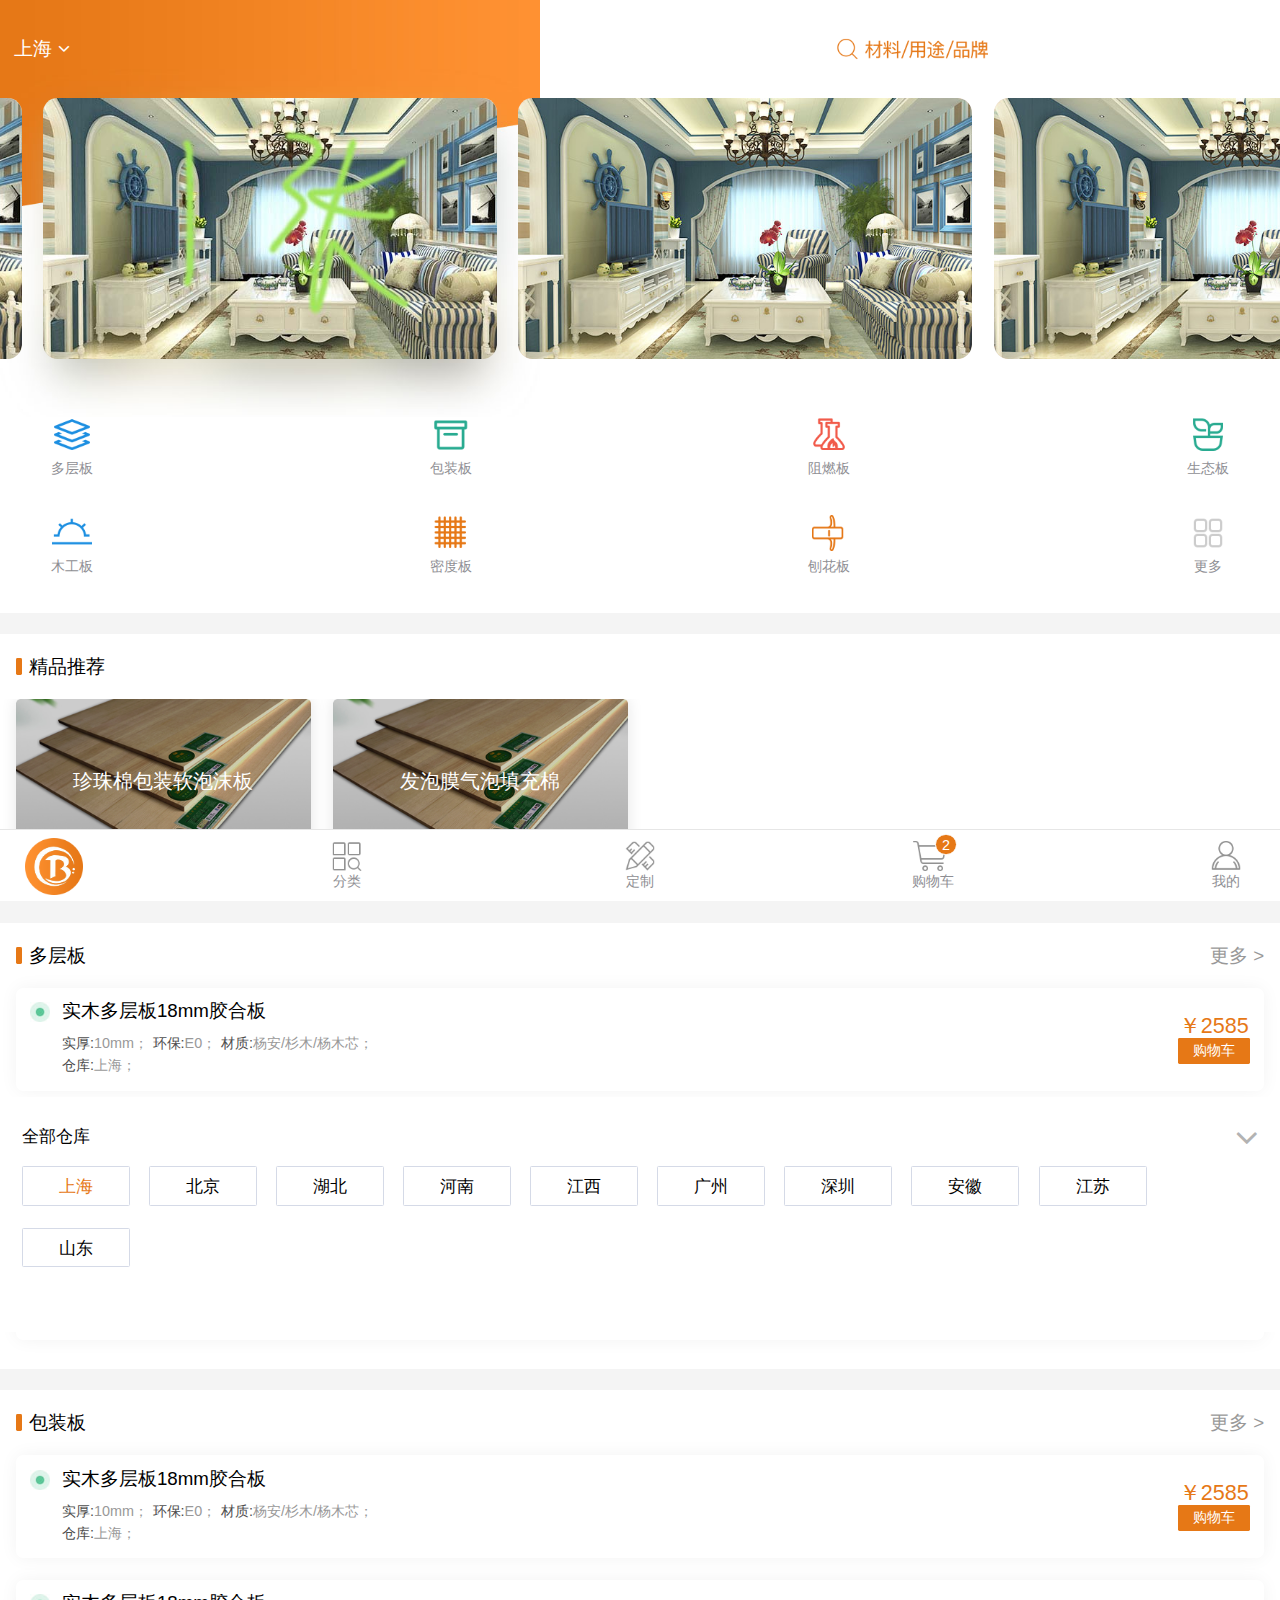
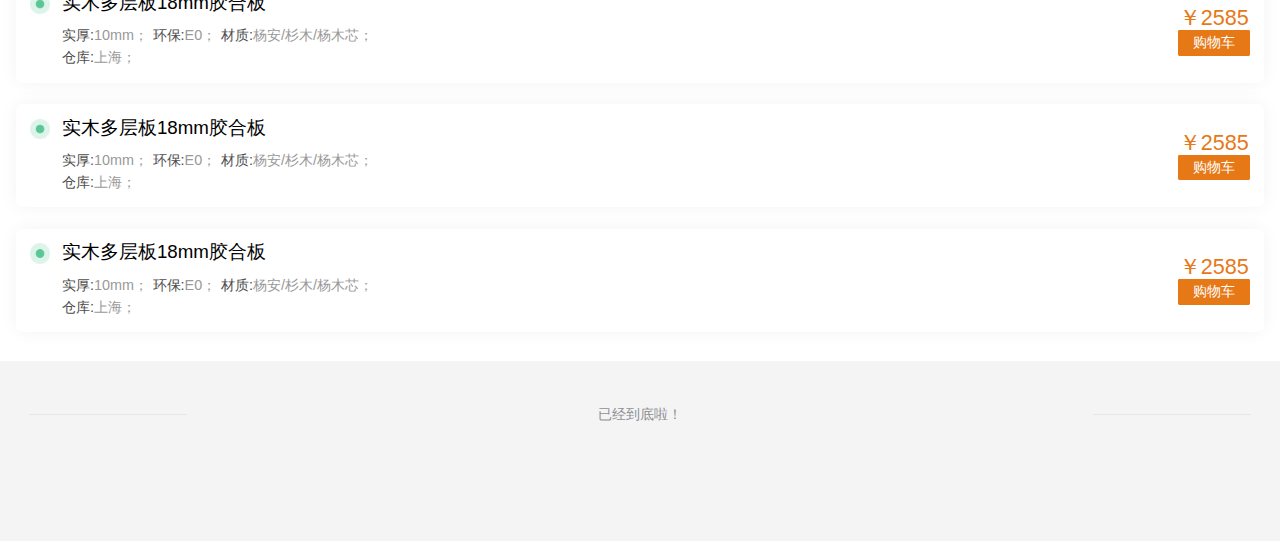
<file: index.html>
<!doctype html>
<html>
	<head>
		<meta charset="UTF-8">
		<title>首页</title>
		<meta name="viewport" content="width=device-width,initial-scale=1,minimum-scale=1,maximum-scale=1,user-scalable=no" />
		<link rel="stylesheet" type="text/css" href="css/reset.css" />
		<link rel="stylesheet" type="text/css" href="font-awesome/css/font-awesome.min.css" />
		<link href="css/mui.min.css" rel="stylesheet" />
		<link rel="stylesheet" href="css/style.css" />
		
		<script src="js/fontSize.js" type="text/javascript" charset="utf-8"></script>
		<script src="js/mui.min.js"></script>
		<script src="js/zepto.min.js" type="text/javascript" charset="utf-8"></script>
		<script src="js/zepto.fx.js" type="text/javascript" charset="utf-8"></script>
	</head>

	<body>
		<header class="flex head-index">
			<div><label>上海</label> <span class="fa fa-angle-down"></span></div>
			<input type="text" />
		</header>
		<div class="scroll-box">
			<div class="scroll-long">
				<img src="images/banner_01.jpg"/>
				<img src="images/banner_02.jpg"/>
				<img src="images/banner_02.jpg"/>
				<img src="images/banner_03.jpg"/>
			</div>
		</div>
		<article>
			<div class="index-nav flex">
				<a href="list.html">
					<img src="images/icon_03.png"/>
					<p>多层板</p> 
				</a>
				<a href="list.html">
					<img src="images/icon_05.png"/>
					<p>包装板</p>
				</a>
				<a href="list.html">
					<img src="images/icon_07.png"/>
					<p>阻燃板</p>
				</a>
				<a href="list.html">
					<img src="images/icon_09.png"/>
					<p>生态板</p>
				</a>
			</div>
			<div class="index-nav flex">
				<a href="list.html">
					<img src="images/icon_18.png"/>
					<p>木工板</p>
				</a>
				<a href="list.html">
					<img src="images/icon_16.png"/>
					<p>密度板</p>
				</a>
				<a href="list.html">
					<img src="images/icon_15.png"/>
					<p>刨花板</p>
				</a>
				<a href="list.html">
					<img src="images/icon_17.png"/>
					<p>更多</p>
				</a>
			</div>
			<div class="spacing"></div>
			<div class="title"><span><label></label>精品推荐</span></div>
			<section class="index-commend">
				<ul>
					<li>
						<a href="">
							<img src="images/indexCommend.png"/>
							<p>珍珠棉包装软泡沫板</p>
						</a>
					</li>
					<li>
						<a href="">
							<img src="images/indexCommend.png"/>
							<p>发泡膜气泡填充棉</p>
						</a>
					</li>
				</ul>
			</section>
			<div class="spacing"></div>
			<div class="title flex">
				<span><label></label>多层板</span>
				<a href="list.html">更多 &gt;</a>
			</div>
			<section class="index-board">
				<ul>
					<li class="flex">
						<div class="flex" style="align-items: flex-start;">
							<img src="images/li.jpg"/>
							<div style="width: 4.4rem;">
								<h3><a href="detail.html">实木多层板18mm胶合板</a></h3>
								<span>实厚:<label>10mm；</label></span>
								<span>环保:<label>E0；</label></span>
								<span>材质:<label>杨安/杉木/杨木芯；</label></span>
								<span>仓库:<label>上海；</label></span>
							</div>
						</div>
						<div style="width: 1rem;text-align: center;">
							<label class="index-price">￥2585</label>
							<button>购物车</button>
						</div>
					</li>
					<li class="flex">
						<div class="flex" style="align-items: flex-start;">
							<img src="images/li.jpg"/>
							<div style="width: 4.4rem;">
								<h3><a href="detail.html">实木多层板18mm胶合板</a></h3>
								<span>实厚:<label>10mm；</label></span>
								<span>环保:<label>E0；</label></span>
								<span>材质:<label>杨安/杉木/杨木芯；</label></span>
								<span>仓库:<label>上海；</label></span>
							</div>
						</div>
						<div style="width: 1rem;text-align: center;">
							<label class="index-price">￥2585</label>
							<button>购物车</button>
						</div>
					</li>
					<li class="flex">
						<div class="flex" style="align-items: flex-start;">
							<img src="images/li.jpg"/>
							<div style="width: 4.4rem;">
								<h3><a href="detail.html">实木多层板18mm胶合板</a></h3>
								<span>实厚:<label>10mm；</label></span>
								<span>环保:<label>E0；</label></span>
								<span>材质:<label>杨安/杉木/杨木芯；</label></span>
								<span>仓库:<label>上海；</label></span>
							</div>
						</div>
						<div style="width: 1rem;text-align: center;">
							<label class="index-price">￥2585</label>
							<button>购物车</button>
						</div>
					</li>
				</ul>
			</section>
			<div class="spacing"></div>
			<div class="title flex">
				<span><label></label>包装板</span>
				<a href="list.html">更多 &gt;</a>
			</div>
			<section class="index-board">
				<ul>
					<li class="flex">
						<div class="flex" style="align-items: flex-start;">
							<img src="images/li.jpg"/>
							<div style="width: 4.4rem;">
								<h3><a href="detail.html">实木多层板18mm胶合板</a></h3>
								<span>实厚:<label>10mm；</label></span>
								<span>环保:<label>E0；</label></span>
								<span>材质:<label>杨安/杉木/杨木芯；</label></span>
								<span>仓库:<label>上海；</label></span>
							</div>
						</div>
						<div style="width: 1rem;text-align: center;">
							<label class="index-price">￥2585</label>
							<button>购物车</button>
						</div>
					</li>
					<li class="flex">
						<div class="flex" style="align-items: flex-start;">
							<img src="images/li.jpg"/>
							<div style="width: 4.4rem;">
								<h3><a href="detail.html">实木多层板18mm胶合板</a></h3>
								<span>实厚:<label>10mm；</label></span>
								<span>环保:<label>E0；</label></span>
								<span>材质:<label>杨安/杉木/杨木芯；</label></span>
								<span>仓库:<label>上海；</label></span>
							</div>
						</div>
						<div style="width: 1rem;text-align: center;">
							<label class="index-price">￥2585</label>
							<button>购物车</button>
						</div>
					</li>
					<li class="flex">
						<div class="flex" style="align-items: flex-start;">
							<img src="images/li.jpg"/>
							<div style="width: 4.4rem;">
								<h3><a href="detail.html">实木多层板18mm胶合板</a></h3>
								<span>实厚:<label>10mm；</label></span>
								<span>环保:<label>E0；</label></span>
								<span>材质:<label>杨安/杉木/杨木芯；</label></span>
								<span>仓库:<label>上海；</label></span>
							</div>
						</div>
						<div style="width: 1rem;text-align: center;">
							<label class="index-price">￥2585</label>
							<button>购物车</button>
						</div>
					</li>
					<li class="flex">
						<div class="flex" style="align-items: flex-start;">
							<img src="images/li.jpg"/>
							<div style="width: 4.4rem;">
								<h3><a href="detail.html">实木多层板18mm胶合板</a></h3>
								<span>实厚:<label>10mm；</label></span>
								<span>环保:<label>E0；</label></span>
								<span>材质:<label>杨安/杉木/杨木芯；</label></span>
								<span>仓库:<label>上海；</label></span>
							</div>
						</div>
						<div style="width: 1rem;text-align: center;">
							<label class="index-price">￥2585</label>
							<button>购物车</button>
						</div>
					</li>
				</ul>
			</section>
		</article>
		<section class="arrive-bottom flex">
			<div></div>
			<p>已经到底啦！</p>
			<div></div>
		</section>
		<div class="bottom-spacing" style="background: #f4f4f4;"></div>
		<nav class="nav-bottom flex">
			<a href="index.html">
				<img src="images/icon_24.png" class="indexIcon"/>
			</a>
			<a href="classify.html">
				<img src="images/icon3.png" class="choose1"/>
				<img src="images/icon4.png" class="choose2"/>
				<p>分类</p>
			</a>
			<a href="order.html">
				<img src="images/icon5.png" class="choose1"/>
				<img src="images/icon6.png" class="choose2"/>
				<p>定制</p>
			</a>
			<a href="shoppingCart.html" class="shoppong-icon">
				<img src="images/icon7.png" class="choose1"/>
				<img src="images/icon8.png" class="choose2"/>
				<p>购物车</p>
				<span>2</span>
			</a>
			<a href="people.html">
				<img src="images/icon9.png" class="choose1"/>
				<img src="images/icon10.png" class="choose2"/>
				<p>我的</p>
			</a>
		</nav>
		<div class="meng"></div>
		<div class="warehouse">
			<div class="flex">
				<p>全部仓库</p>
				<span class="fa fa-angle-down"></span>
			</div>
			<ul>
				<li class="active">上海</li>
				<li>北京</li>
				<li>湖北</li>
				<li>河南</li>
				<li>江西</li>
				<li>广州</li>
				<li>深圳</li>
				<li>安徽</li>
				<li>江苏</li>
				<li>山东</li>
			</ul>
		</div>
		<script type="text/javascript" src="js/main.js"></script>
	</body>

</html>
</file>
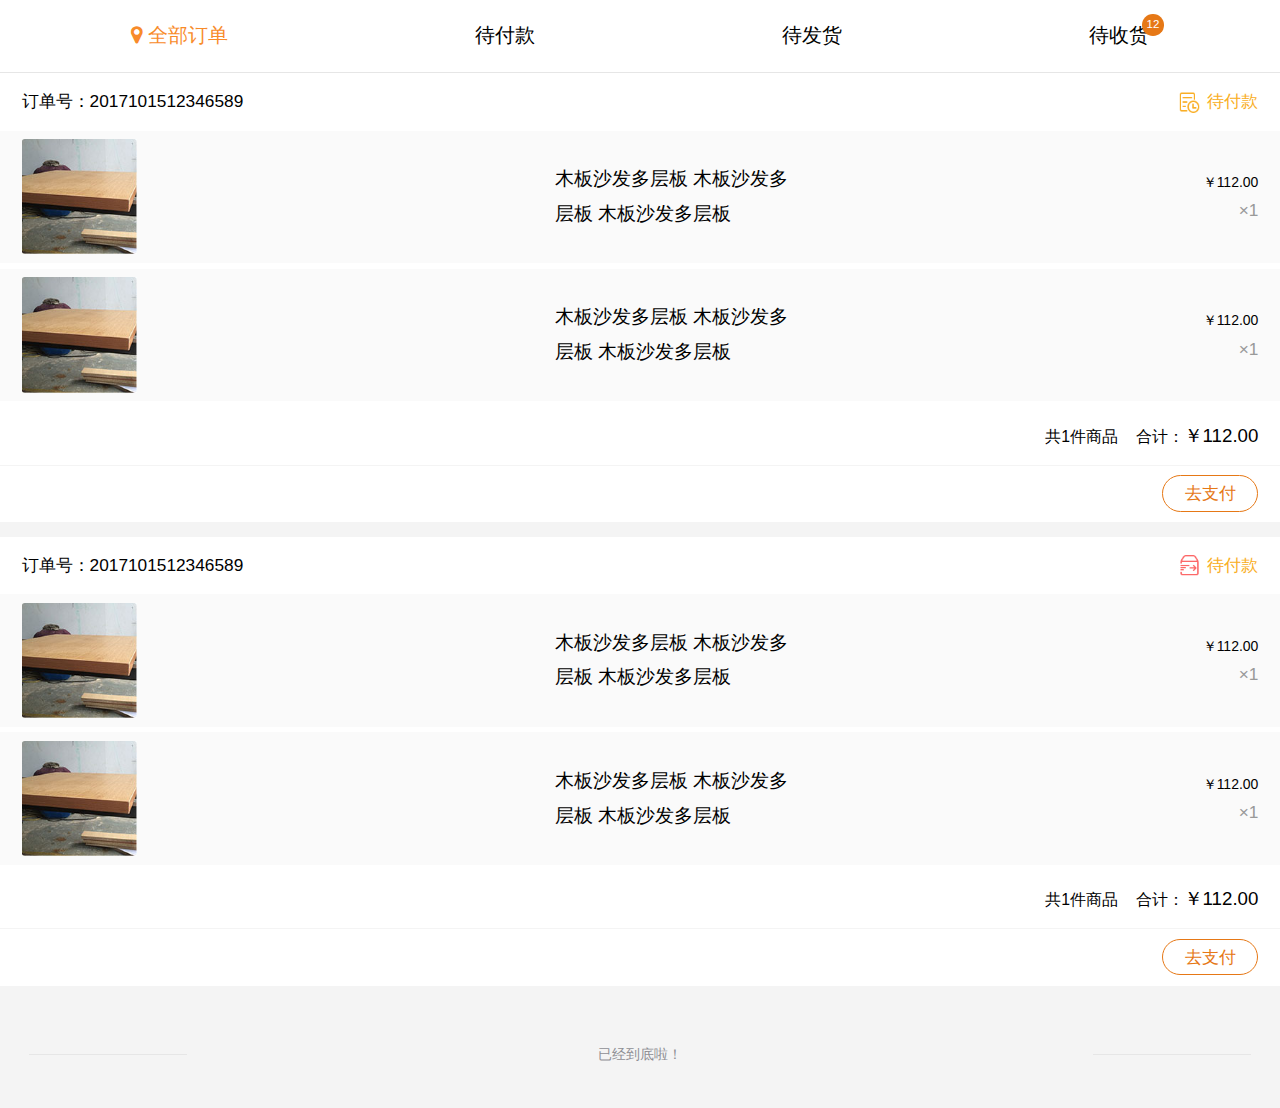
<file: allorder.html>
<!doctype html>
<html>
	<head>
		<meta charset="UTF-8">
		<title>我的订单</title>
		<meta name="viewport" content="width=device-width,initial-scale=1,minimum-scale=1,maximum-scale=1,user-scalable=no" />
		<link rel="stylesheet" type="text/css" href="css/reset.css" />
		<link rel="stylesheet" type="text/css" href="font-awesome/css/font-awesome.min.css" />
		<link href="css/mui.min.css" rel="stylesheet" />
		<link rel="stylesheet" href="css/style.css" />
		
		<script src="js/fontSize.js" type="text/javascript" charset="utf-8"></script>
		<script src="js/mui.min.js"></script>
		<script src="js/zepto.min.js" type="text/javascript" charset="utf-8"></script>
		<script src="js/zepto.fx.js" type="text/javascript" charset="utf-8"></script>
	</head>

	<body style="background: #f4f4f4;">
		<section class="all-order">
			<div class="tab flexa">
				<div class="active">
					<span class="fa fa-map-marker"></span>
					全部订单
				</div>
				<div>
					<span class="fa fa-map-marker"></span>
					待付款
				</div>
				<div>
					<span class="fa fa-map-marker"></span>
					待发货
				</div>
				<div>
					<span class="fa fa-map-marker"></span>
					待收货
					<label>12</label>
				</div>
			</div>
			<hr />
			<div class="order-list">
				<div class="flex" style="height: .8rem;padding: 0 .3rem;">
					<span>订单号：2017101512346589</span>
					<div class="order-status flex">
						<img src="images/status1.png"/>
						待付款
					</div>
				</div>
				<ul>
					<li class="flex">
						<img src="images/shopping_03.jpg"/>
						<h3>木板沙发多层板 木板沙发多层板 木板沙发多层板</h3>
						<div>
							<p>￥112.00</p>
							<span>&times;1</span>
						</div>
					</li>
					<li class="flex">
						<img src="images/shopping_03.jpg"/>
						<h3>木板沙发多层板 木板沙发多层板 木板沙发多层板</h3>
						<div>
							<p>￥112.00</p>
							<span>&times;1</span>
						</div>
					</li>
				</ul>
				<div class="flex all-subtotal">
					<span></span>
					<span>共1件商品 &nbsp;&nbsp; 合计：<label>￥112.00</label></span>
				</div>
				<div class="order-operation">
					<a href="">去支付</a>
				</div>
			</div>
			<div class="order-list">
				<div class="flex" style="height: .8rem;padding: 0 .3rem;">
					<span>订单号：2017101512346589</span>
					<div class="order-status flex">
						<img src="images/status2.png"/>
						待付款
					</div>
				</div>
				<ul>
					<li class="flex">
						<img src="images/shopping_03.jpg"/>
						<h3>木板沙发多层板 木板沙发多层板 木板沙发多层板</h3>
						<div>
							<p>￥112.00</p>
							<span>&times;1</span>
						</div>
					</li>
					<li class="flex">
						<img src="images/shopping_03.jpg"/>
						<h3>木板沙发多层板 木板沙发多层板 木板沙发多层板</h3>
						<div>
							<p>￥112.00</p>
							<span>&times;1</span>
						</div>
					</li>
				</ul>
				<div class="flex all-subtotal">
					<span></span>
					<span>共1件商品 &nbsp;&nbsp; 合计：<label>￥112.00</label></span>
				</div>
				<div class="order-operation">
					<a href="">去支付</a>
				</div>
			</div>
			
		</section>
		<section class="arrive-bottom flex">
			<div></div>
			<p>已经到底啦！</p>
			<div></div>
		</section>
		<script type="text/javascript" src="js/main.js"></script>
	</body>

</html>
</file>
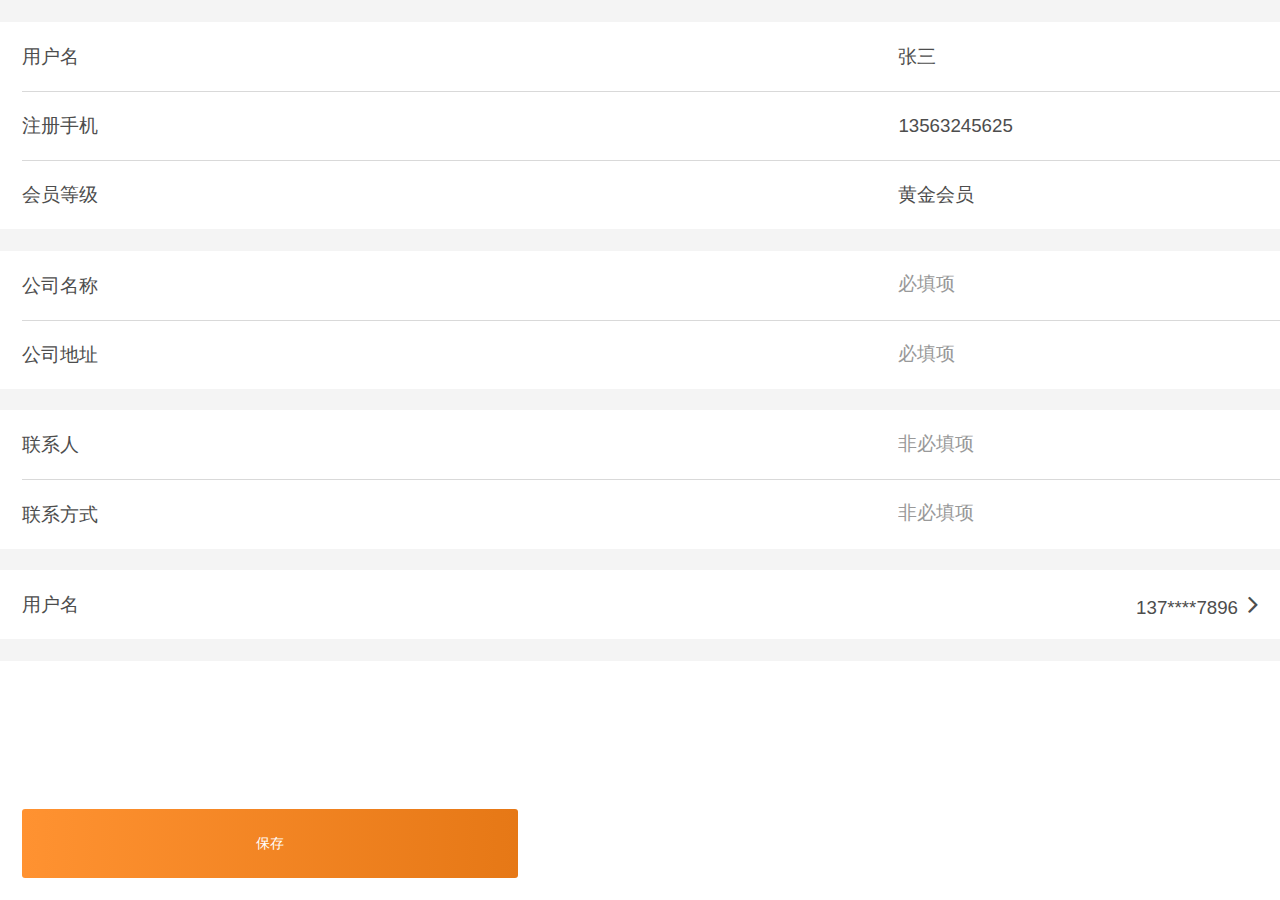
<file: baseInfo.html>
<!doctype html>
<html>
	<head>
		<meta charset="UTF-8">
		<title>基本信息</title>
		<meta name="viewport" content="width=device-width,initial-scale=1,minimum-scale=1,maximum-scale=1,user-scalable=no" />
		<link rel="stylesheet" type="text/css" href="css/reset.css" />
		<link rel="stylesheet" type="text/css" href="font-awesome/css/font-awesome.min.css" />
		<link href="css/mui.min.css" rel="stylesheet" />
		<link rel="stylesheet" href="css/style.css" />
		
		<script src="js/fontSize.js" type="text/javascript" charset="utf-8"></script>
		<script src="js/mui.min.js"></script>
		<script src="js/zepto.min.js" type="text/javascript" charset="utf-8"></script>
		<script src="js/zepto.fx.js" type="text/javascript" charset="utf-8"></script>
	</head>

	<body>
		<div class="spacing"></div>
		<ul class="baseInfo">
			<li>
				<span>用户名</span>
				<div>张三</div>
			</li>
			<li>
				<span>注册手机</span>
				<div>13563245625</div>
			</li>
			<li>
				<span>会员等级</span>
				<div>黄金会员</div>
			</li>
		</ul>
		<div class="spacing"></div>
		<ul class="baseInfo">
			<li>
				<span>公司名称</span>
				<input type="text" name="" id="" value="" placeholder="必填项" required />
			</li>
			<li>
				<span>公司地址</span>
				<input type="text" name="" id="" value="" placeholder="必填项" required />
			</li>
		</ul>
		<div class="spacing"></div>
		<ul class="baseInfo">
			<li>
				<span>联系人</span>
				<input type="text" name="" id="" value="" placeholder="非必填项" />
			</li>
			<li>
				<span>联系方式</span>
				<input type="text" name="" id="" value="" placeholder="非必填项" />
			</li>
		</ul>
		<div class="spacing"></div>
		<ul class="baseInfo">
			<li>
				<span>用户名</span>
				<a href="">137****7896 &nbsp;<span class="fa fa-angle-right"></span></a>
			</li>
		</ul>
		<div class="spacing"></div>
		<button class="pay-btn">保存</button>
		<script type="text/javascript" src="js/main.js"></script>
	</body>

</html>
</file>
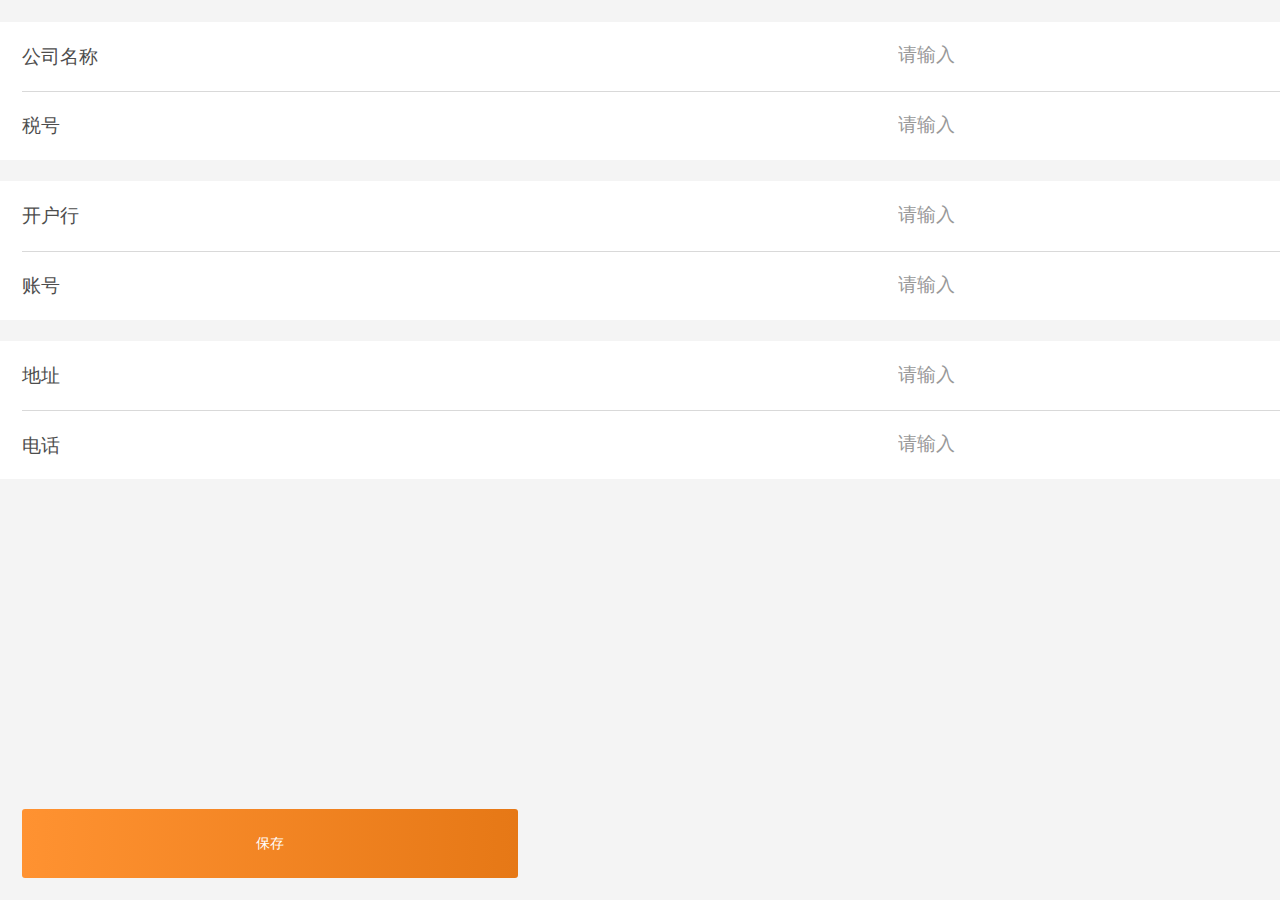
<file: billing.html>
<!doctype html>
<html>
	<head>
		<meta charset="UTF-8">
		<title>管理开票资料</title>
		<meta name="viewport" content="width=device-width,initial-scale=1,minimum-scale=1,maximum-scale=1,user-scalable=no" />
		<link rel="stylesheet" type="text/css" href="css/reset.css" />
		<link rel="stylesheet" type="text/css" href="font-awesome/css/font-awesome.min.css" />
		<link href="css/mui.min.css" rel="stylesheet" />
		<link rel="stylesheet" href="css/style.css" />
		
		<script src="js/fontSize.js" type="text/javascript" charset="utf-8"></script>
		<script src="js/mui.min.js"></script>
		<script src="js/zepto.min.js" type="text/javascript" charset="utf-8"></script>
		<script src="js/zepto.fx.js" type="text/javascript" charset="utf-8"></script>
	</head>

	<body style="background: #f4f4f4;">
		<div class="spacing"></div>
		<ul class="baseInfo">
			<li>
				<span>公司名称</span>
				<input type="text" name="" id="" value="" placeholder="请输入" required />
			</li>
			<li>
				<span>税号</span>
				<input type="text" name="" id="" value="" placeholder="请输入" required />
			</li>
		</ul>
		<div class="spacing"></div>
		<ul class="baseInfo">
			<li>
				<span>开户行</span>
				<input type="text" name="" id="" value="" placeholder="请输入" />
			</li>
			<li>
				<span>账号</span>
				<input type="text" name="" id="" value="" placeholder="请输入" />
			</li>
		</ul>
		<div class="spacing"></div>
		<ul class="baseInfo">
			<li>
				<span>地址</span>
				<input type="text" name="" id="" value="" placeholder="请输入" />
			</li>
			<li>
				<span>电话</span>
				<input type="text" name="" id="" value="" placeholder="请输入" />
			</li>
		</ul>
		<div class="spacing"></div>
		<button class="pay-btn">保存</button>
		<script type="text/javascript" src="js/main.js"></script>
	</body>

</html>
</file>
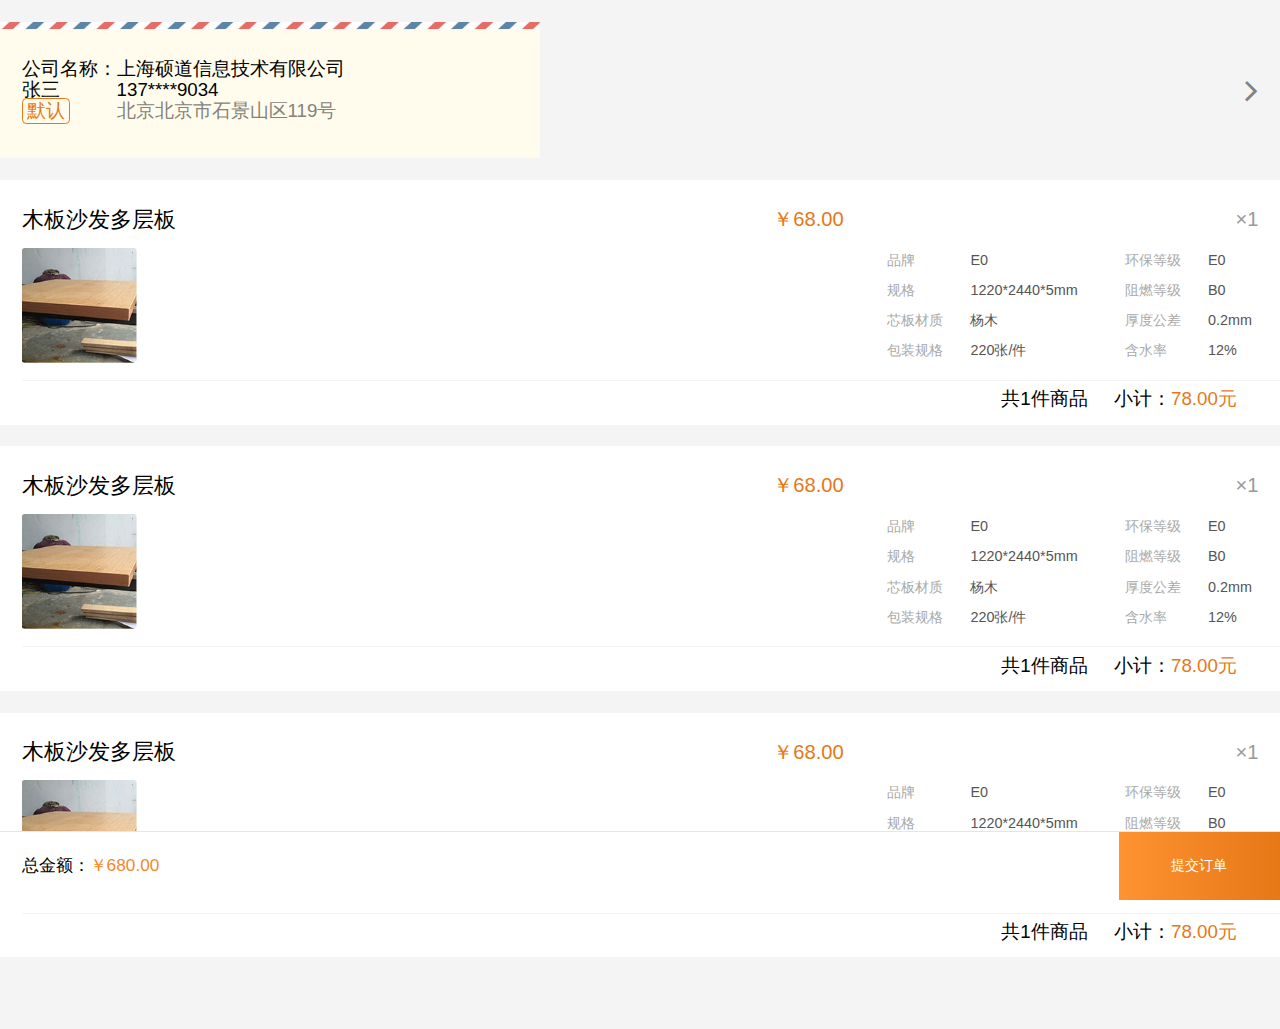
<file: buySub.html>
<!doctype html>
<html>
	<head>
		<meta charset="UTF-8">
		<title>确认购买</title>
		<meta name="viewport" content="width=device-width,initial-scale=1,minimum-scale=1,maximum-scale=1,user-scalable=no" />
		<link rel="stylesheet" type="text/css" href="css/reset.css" />
		<link rel="stylesheet" type="text/css" href="font-awesome/css/font-awesome.min.css" />
		<link href="css/mui.min.css" rel="stylesheet" />
		<link rel="stylesheet" href="css/style.css" />
		
		<script src="js/fontSize.js" type="text/javascript" charset="utf-8"></script>
		<script src="js/mui.min.js"></script>
		<script src="js/zepto.min.js" type="text/javascript" charset="utf-8"></script>
		<script src="js/zepto.fx.js" type="text/javascript" charset="utf-8"></script>
	</head>

	<body style="background: #f4f4f4;">
		<article>
			<div class="spacing"></div>
			<section class="flex buy-sub-address">
				<table border="0">
					<tr>
						<td>公司名称：</td>
						<td>上海硕道信息技术有限公司</td>
					</tr>
					<tr>
						<td>张三</td>
						<td>137****9034</td>
					</tr>
					<tr>
						<td><span>默认</span></td>
						<td style="color: #84827b;">北京北京市石景山区119号</td>
					</tr>
				</table>
				<a href="" class="fa fa-angle-right"></a>
			</section>
			<div class="shopping-list buy-sub" >
				<div class="spacing"></div>
				<div class="flex tit">
					<h3>木板沙发多层板</h3>
					<span style="color: #e67816;">￥68.00</span>
					<span style="color: #999;">&times;1</span>
				</div>
				<div class="flex" style="padding:0 .1rem 0 .3rem;">
					<img src="images/shopping_03.jpg"/>
					<table border="0" cellspacing="" cellpadding="">
						<tr>
							<td class="name1">品牌</td>
							<td class="content1">E0</td>
							<td class="name2">环保等级</td>
							<td class="content2">E0</td>
						</tr>
						<tr>
							<td class="name1">规格</td>
							<td class="content1">1220*2440*5mm</td>
							<td class="name2">阻燃等级</td>
							<td class="content2">B0</td>
						</tr>
						<tr>
							<td class="name1">芯板材质</td>
							<td class="content1">杨木</td>
							<td class="name2">厚度公差</td>
							<td class="content2">0.2mm</td>
						</tr>
						<tr>
							<td class="name1">包装规格</td>
							<td class="content1">220张/件</td>
							<td class="name2">含水率</td>
							<td class="content2">12%</td>
						</tr>
					</table>
				</div>
				<hr />
				<div class="subtotal">
					<span>共1件商品</span>
					<span>小计：<span style="color: #e67816;">78.00元</span></span>
				</div>
			</div>
			<div class="shopping-list buy-sub" >
				<div class="spacing"></div>
				<div class="flex tit">
					<h3>木板沙发多层板</h3>
					<span style="color: #e67816;">￥68.00</span>
					<span style="color: #999;">&times;1</span>
				</div>
				<div class="flex" style="padding:0 .1rem 0 .3rem;">
					<img src="images/shopping_03.jpg"/>
					<table border="0" cellspacing="" cellpadding="">
						<tr>
							<td class="name1">品牌</td>
							<td class="content1">E0</td>
							<td class="name2">环保等级</td>
							<td class="content2">E0</td>
						</tr>
						<tr>
							<td class="name1">规格</td>
							<td class="content1">1220*2440*5mm</td>
							<td class="name2">阻燃等级</td>
							<td class="content2">B0</td>
						</tr>
						<tr>
							<td class="name1">芯板材质</td>
							<td class="content1">杨木</td>
							<td class="name2">厚度公差</td>
							<td class="content2">0.2mm</td>
						</tr>
						<tr>
							<td class="name1">包装规格</td>
							<td class="content1">220张/件</td>
							<td class="name2">含水率</td>
							<td class="content2">12%</td>
						</tr>
					</table>
				</div>
				<hr />
				<div class="subtotal">
					<span>共1件商品</span>
					<span>小计：<span style="color: #e67816;">78.00元</span></span>
				</div>
			</div>
			<div class="shopping-list buy-sub" >
				<div class="spacing"></div>
				<div class="flex tit">
					<h3>木板沙发多层板</h3>
					<span style="color: #e67816;">￥68.00</span>
					<span style="color: #999;">&times;1</span>
				</div>
				<div class="flex" style="padding:0 .1rem 0 .3rem;">
					<img src="images/shopping_03.jpg"/>
					<table border="0" cellspacing="" cellpadding="">
						<tr>
							<td class="name1">品牌</td>
							<td class="content1">E0</td>
							<td class="name2">环保等级</td>
							<td class="content2">E0</td>
						</tr>
						<tr>
							<td class="name1">规格</td>
							<td class="content1">1220*2440*5mm</td>
							<td class="name2">阻燃等级</td>
							<td class="content2">B0</td>
						</tr>
						<tr>
							<td class="name1">芯板材质</td>
							<td class="content1">杨木</td>
							<td class="name2">厚度公差</td>
							<td class="content2">0.2mm</td>
						</tr>
						<tr>
							<td class="name1">包装规格</td>
							<td class="content1">220张/件</td>
							<td class="name2">含水率</td>
							<td class="content2">12%</td>
						</tr>
					</table>
				</div>
				<hr />
				<div class="subtotal">
					<span>共1件商品</span>
					<span>小计：<span style="color: #e67816;">78.00元</span></span>
				</div>
			</div>
		</article>
			<div class="shopping-total flex" style="bottom: 0;padding-left: .3rem;">
				<div>总金额：<span>￥680.00</span></div>
				<button>提交订单</button>
			</div>
		<div class="bottom-spacing"></div>
		
		<script type="text/javascript" src="js/main.js"></script>
	</body>

</html>
</file>
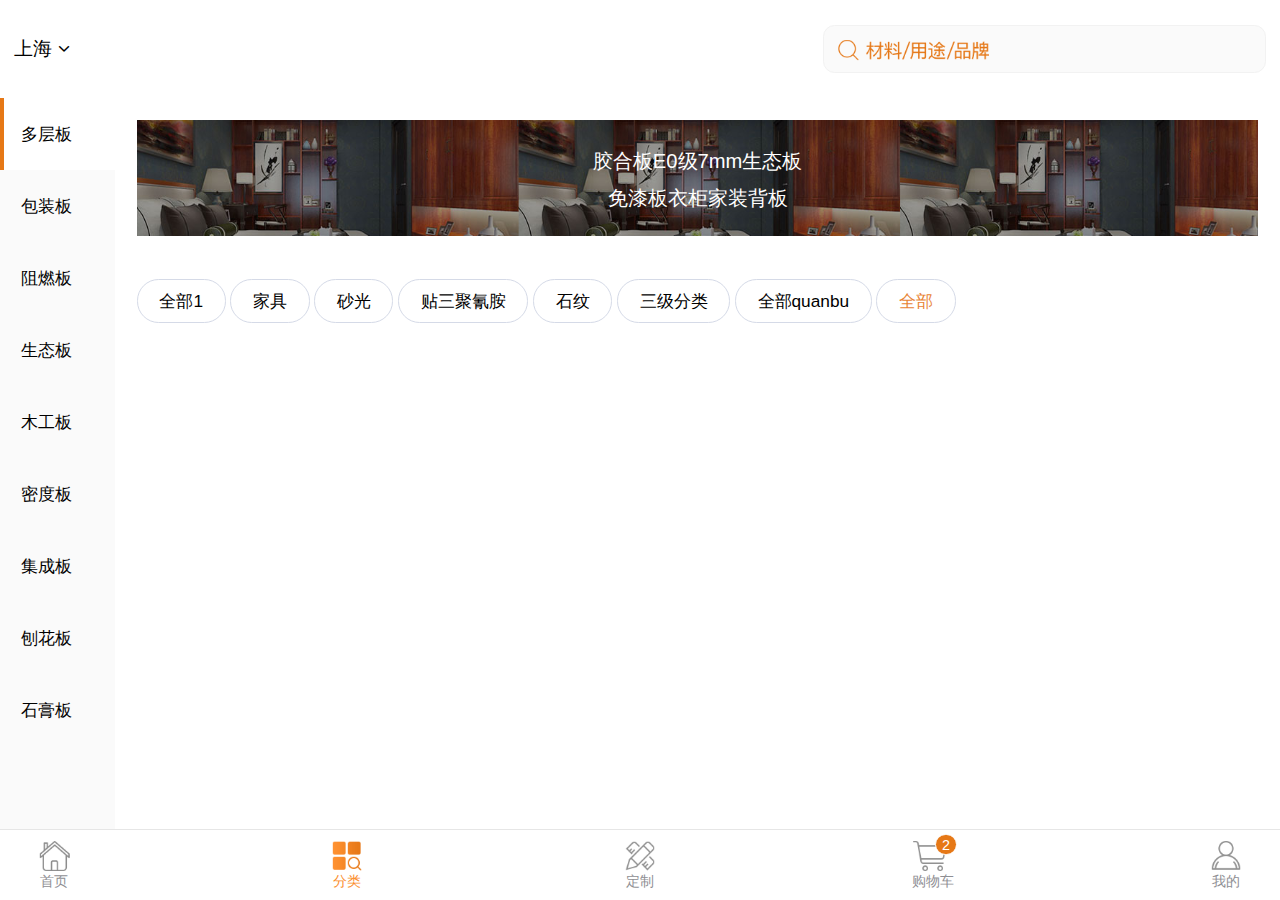
<file: classify.html>
<!doctype html>
<html>
	<head>
		<meta charset="UTF-8">
		<title>分类</title>
		<meta name="viewport" content="width=device-width,initial-scale=1,minimum-scale=1,maximum-scale=1,user-scalable=no" />
		<link rel="stylesheet" type="text/css" href="css/reset.css" />
		<link rel="stylesheet" type="text/css" href="font-awesome/css/font-awesome.min.css" />
		<link href="css/mui.min.css" rel="stylesheet" />
		<link rel="stylesheet" href="css/style.css" />
		
		<script src="js/fontSize.js" type="text/javascript" charset="utf-8"></script>
		<script src="js/mui.min.js"></script>
		<script src="js/zepto.min.js" type="text/javascript" charset="utf-8"></script>
		<script src="js/zepto.fx.js" type="text/javascript" charset="utf-8"></script>
	</head>

	<body>
		<header class="flex head-index head-classify">
			<div><label>上海</label> <span class="fa fa-angle-down"></span></div>
			<input type="text" />
		</header>
		<article>
			<div class="classify-tab">
				<ul>
					<li class="active">多层板</li>
					<li>包装板</li>
					<li>阻燃板</li>
					<li>生态板</li>
					<li>木工板</li>
					<li>密度板</li>
					<li>集成板</li>
					<li>刨花板</li>
					<li>石膏板</li>
				</ul>
			</div>
			<div class="classify-content">
				<ul>
					<li style="display: block;">
						<div style="background-image: url(images/classify_03.jpg);">
							胶合板E0级7mm生态板 <br /> 免漆板衣柜家装背板
						</div>
						<a href="">全部1</a>
						<a href="">家具</a>
						<a href="">砂光</a>
						<a href="">贴三聚氰胺</a>
						<a href="">石纹</a>
						<a href="">三级分类</a>
						<a href="">全部quanbu</a>
						<a href="" class="active">全部</a>
					</li>
					<li>
						<div style="background-image: url(images/classify_03.jpg);">
							胶合板E0级7mm生态板 <br /> 免漆板衣柜家装背板
						</div>
						<a href="">全部2</a>
						<a href="">三级分类</a>
						<a href="">三级分类</a>
						<a href="">三级分类分类</a>
						<a href="">全部</a>
						<a href="">三级分类</a>
						<a href="">全部quanbu</a>
						<a href="" class="active">全部</a>
					</li>
					<li>
						<div style="background-image: url(images/classify_03.jpg);">
							胶合板E0级7mm生态板 <br /> 免漆板衣柜家装背板
						</div>
						<a href="">全部3</a>
						<a href="">三级分类</a>
						<a href="">三级分类</a>
						<a href="">三级分类分类</a>
						<a href="">全部</a>
						<a href="">三级分类</a>
						<a href="">全部quanbu</a>
						<a href="" class="active">全部</a>
					</li>
					<li>
						<div style="background-image: url(images/classify_03.jpg);">
							胶合板E0级7mm生态板 <br /> 免漆板衣柜家装背板
						</div>
						<a href="">全部4</a>
						<a href="">三级分类</a>
						<a href="">三级分类</a>
						<a href="">三级分类分类</a>
						<a href="">全部</a>
						<a href="">三级分类</a>
						<a href="">全部quanbu</a>
						<a href="" class="active">全部</a>
					</li>
					<li>
						<div style="background-image: url(images/classify_03.jpg);">
							胶合板E0级7mm生态板 <br /> 免漆板衣柜家装背板
						</div>
						<a href="">全部5</a>
						<a href="">三级分类</a>
						<a href="">三级分类</a>
						<a href="">三级分类分类</a>
						<a href="">全部</a>
						<a href="">三级分类</a>
						<a href="">全部quanbu</a>
						<a href="" class="active">全部</a>
					</li>
					<li>
						<div style="background-image: url(images/classify_03.jpg);">
							胶合板E0级7mm生态板 <br /> 免漆板衣柜家装背板
						</div>
						<a href="">全部6</a>
						<a href="">三级分类</a>
						<a href="">三级分类</a>
						<a href="">三级分类分类</a>
						<a href="">全部</a>
						<a href="">三级分类</a>
						<a href="">全部quanbu</a>
						<a href="" class="active">全部</a>
					</li>
				</ul>
			</div>
		</article>
		<div class="bottom-spacing"></div>
		<nav class="nav-bottom flex">
			<a href="index.html">
				<img src="images/icon1.png" class="choose1"/>
				<img src="images/icon2.png" class="choose2"/>
				<p>首页</p>
			</a>
			<a href="classify.html" class="active">
				<img src="images/icon3.png" class="choose1"/>
				<img src="images/icon4.png" class="choose2"/>
				<p>分类</p>
			</a>
			<a href="order.html">
				<img src="images/icon5.png" class="choose1"/>
				<img src="images/icon6.png" class="choose2"/>
				<p>定制</p>
			</a>
			<a href="shoppingCart.html" class="shoppong-icon">
				<img src="images/icon7.png" class="choose1"/>
				<img src="images/icon8.png" class="choose2"/>
				<p>购物车</p>
				<span>2</span>
			</a>
			<a href="people.html">
				<img src="images/icon9.png" class="choose1"/>
				<img src="images/icon10.png" class="choose2"/>
				<p>我的</p>
			</a>
		</nav>
		<div class="meng"></div>
		<div class="warehouse">
			<div class="flex">
				<p>全部仓库</p>
				<span class="fa fa-angle-down"></span>
			</div>
			<ul>
				<li class="active">上海</li>
				<li>北京</li>
				<li>湖北</li>
				<li>河南</li>
				<li>江西</li>
				<li>广州</li>
				<li>深圳</li>
				<li>安徽</li>
				<li>江苏</li>
				<li>山东</li>
			</ul>
		</div>
		<script type="text/javascript" src="js/main.js"></script>
	</body>

</html>
</file>
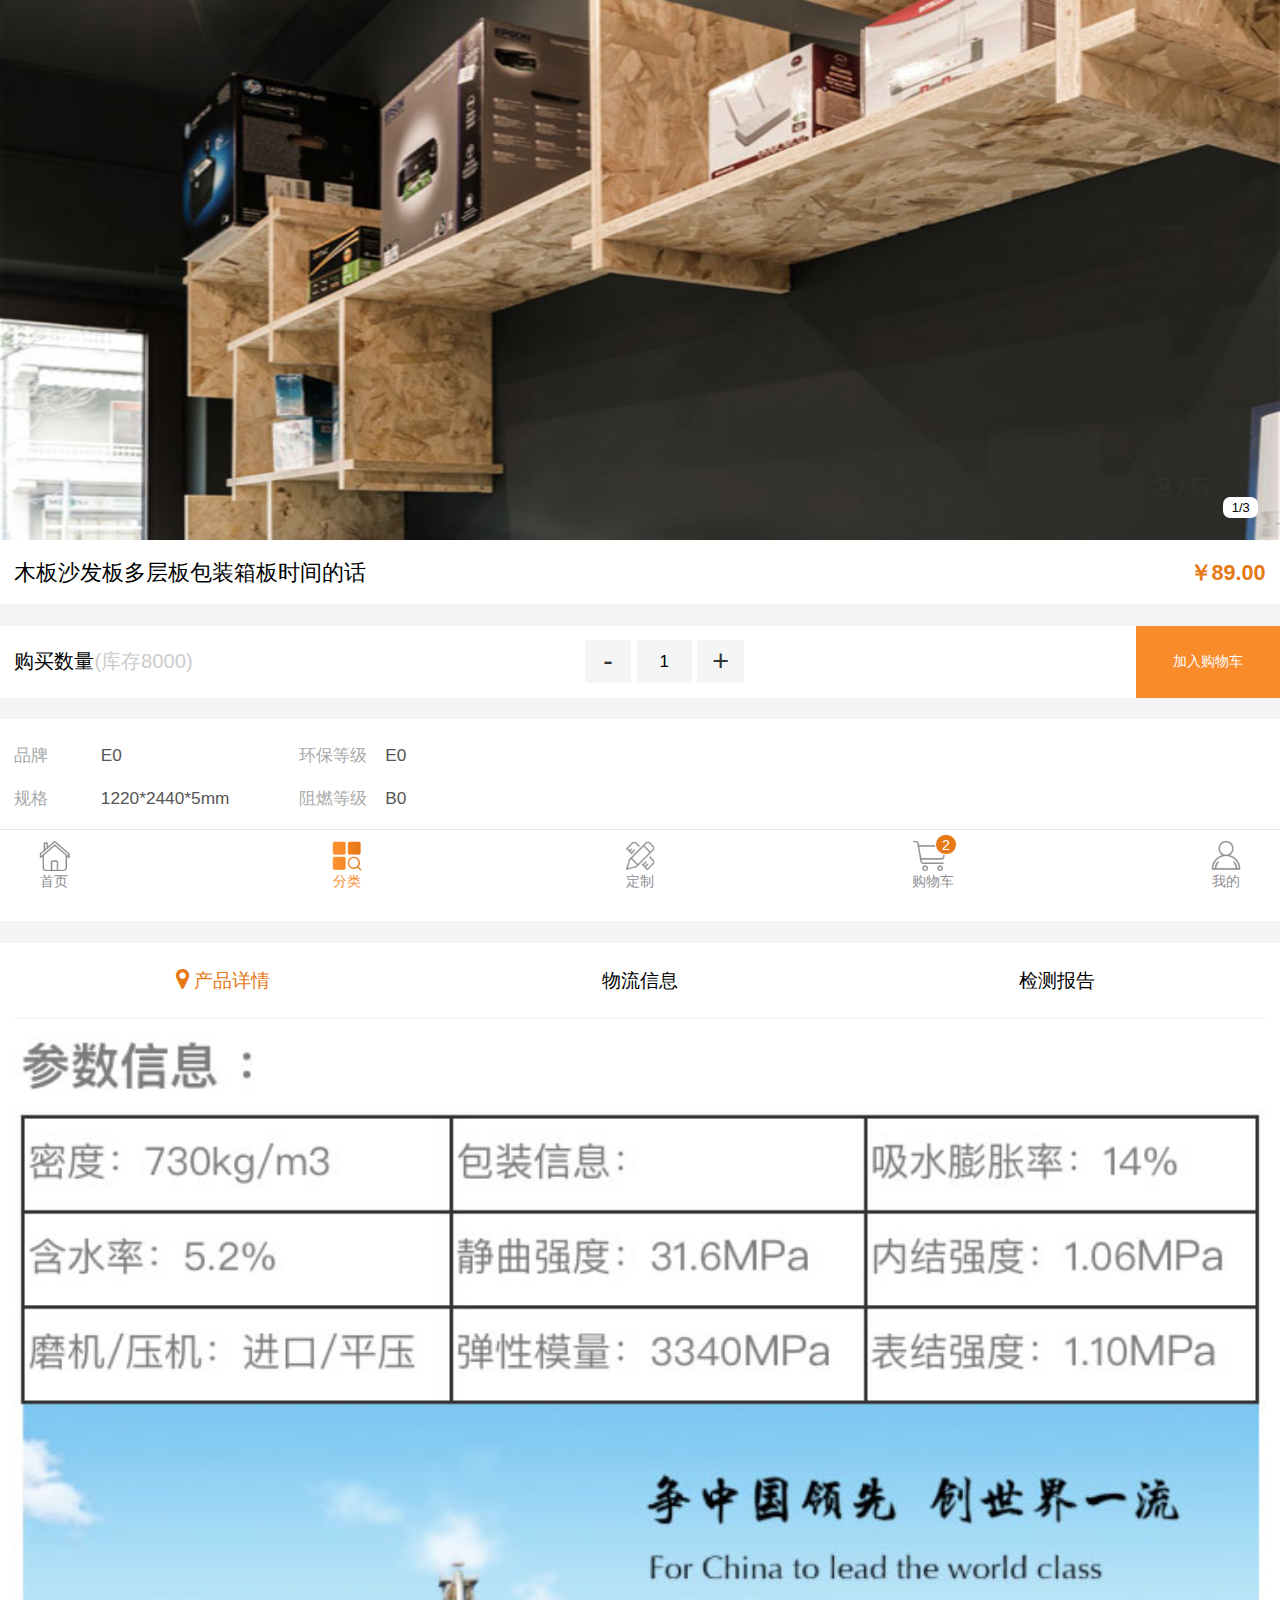
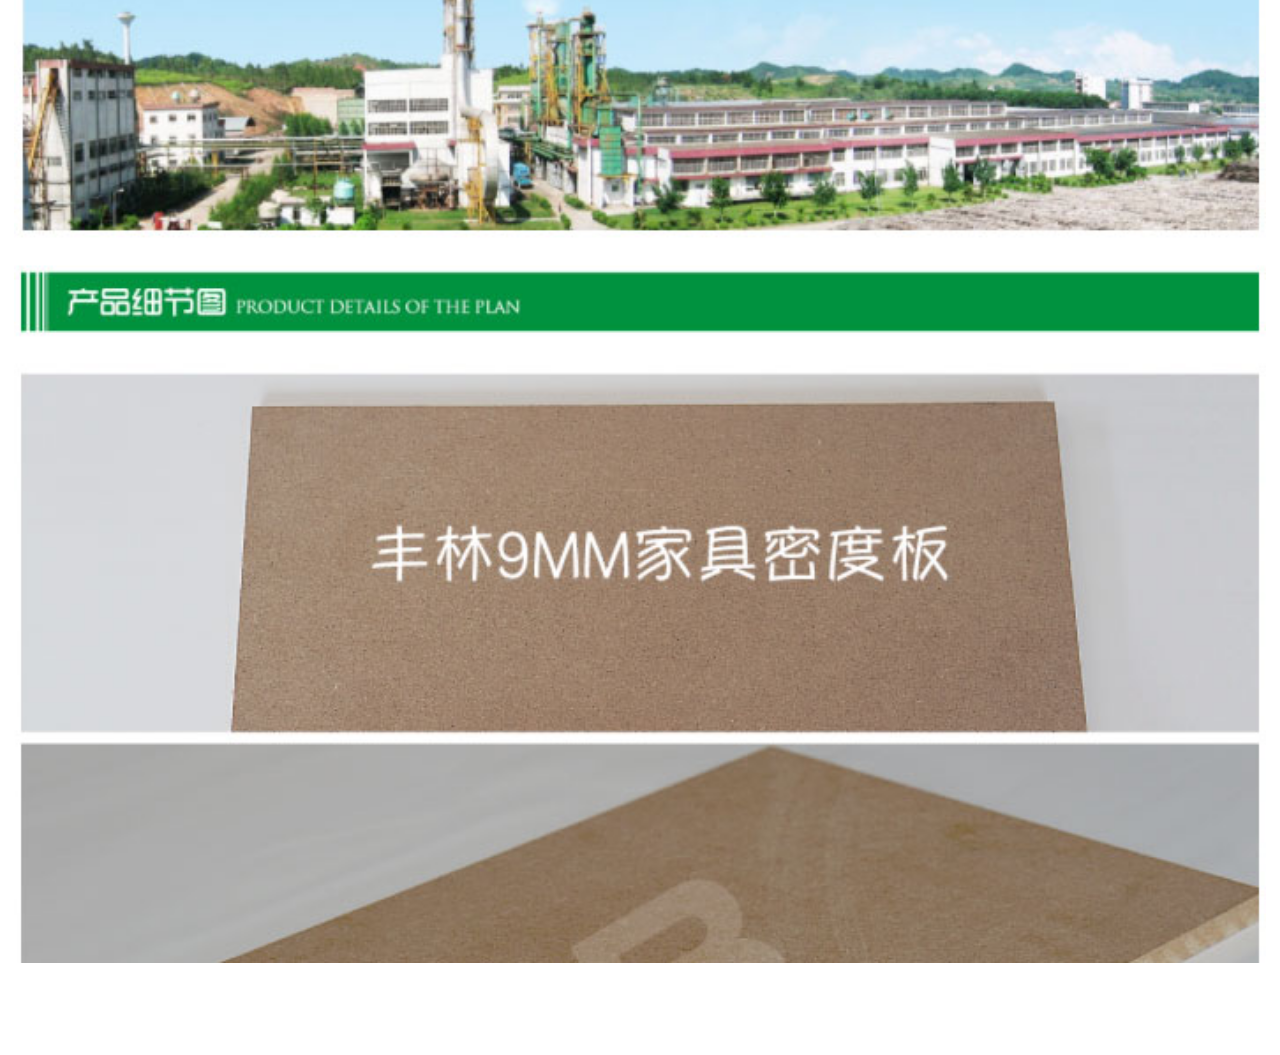
<file: detail.html>
<!doctype html>
<html>
	<head>
		<meta charset="UTF-8">
		<title>商品详情</title>
		<meta name="viewport" content="width=device-width,initial-scale=1,minimum-scale=1,maximum-scale=1,user-scalable=no" />
		<link rel="stylesheet" type="text/css" href="css/reset.css" />
		<link rel="stylesheet" type="text/css" href="font-awesome/css/font-awesome.min.css" />
		<link href="css/mui.min.css" rel="stylesheet" />
		<link rel="stylesheet" href="css/style.css" />
		
		<script src="js/fontSize.js" type="text/javascript" charset="utf-8"></script>
		<script src="js/mui.min.js"></script>
		<script src="js/zepto.min.js" type="text/javascript" charset="utf-8"></script>
		<script src="js/zepto.fx.js" type="text/javascript" charset="utf-8"></script>
	</head>

	<body>
		<article>
			<div class="mui-slider mui-slider-detail">
				<div class="mui-slider-group mui-slider-loop">
					<div class="mui-slider-item mui-slider-item-duplicate">
						<a href="#"><img src="images/detail_02.jpg" /></a>
					</div>
					<div class="mui-slider-item">
						<a href="#"><img src="images/detail_02.jpg" /></a>
					</div>
					<div class="mui-slider-item">
						<a href="#"><img src="images/detail_02.jpg" /></a>
					</div>
					<div class="mui-slider-item">
						<a href="#"><img src="images/detail_02.jpg" /></a>
					</div>
					<div class="mui-slider-item mui-slider-item-duplicate">
						<a href="#"><img src="images/detail_02.jpg" /></a>
					</div>
				</div>
				<span></span>
			</div>
			<div class="detail-name flex">
				<div>木板沙发板多层板包装箱板时间的话</div>
				<span>￥89.00</span>
			</div>
			<div class="spacing"></div>
			<div class="detail-buy flex">
				<div>
					购买数量<span>(库存8000)</span>
				</div>
				<div>
					<button class="minus">-</button>
					<input type="text" name="" class="num" id="" value="1" />
					<button class="plus">+</button>
				</div>
				<button class="add-shoppingCart">加入购物车</button>
			</div>
			<div class="spacing"></div>
			<section class="detail-table">
				<table border="0" cellspacing="" cellpadding="">
					<tr>
						<td class="name1">品牌</td>
						<td class="content1">E0</td>
						<td class="name2">环保等级</td>
						<td class="content2">E0</td>
					</tr>
					<tr>
						<td class="name1">规格</td>
						<td class="content1">1220*2440*5mm</td>
						<td class="name2">阻燃等级</td>
						<td class="content2">B0</td>
					</tr>
					<tr>
						<td class="name1">芯板材质</td>
						<td class="content1">杨木</td>
						<td class="name2">厚度公差</td>
						<td class="content2">0.2mm</td>
					</tr>
					<tr>
						<td class="name1">包装规格</td>
						<td class="content1">220张/件</td>
						<td class="name2">含水率</td>
						<td class="content2">12%</td>
					</tr>
				</table>
			</section>
			<div class="spacing"></div>
			<section class="details">
				<div class="detail-tab flexa">
					<div class="active">
						<span class="fa fa-map-marker"></span>
						产品详情
					</div>
					<div>
						<span class="fa fa-map-marker"></span>
						物流信息
					</div>
					<div>
						<span class="fa fa-map-marker"></span>
						检测报告
					</div>
				</div>
				<hr />
				<ul class="detail-content">
					<li style="display: block;">
						<img src="images/detail_05.jpg"/>
					</li>
					<li>
						<img src="images/detail_05.jpg"/>
					</li>
					<li>
						<img src="images/detail_05.jpg"/>
					</li>
				</ul>
			</section>
		</article>
		<div class="bottom-spacing"></div>
		<nav class="nav-bottom flex">
			<a href="index.html">
				<img src="images/icon1.png" class="choose1"/>
				<img src="images/icon2.png" class="choose2"/>
				<p>首页</p>
			</a>
			<a href="classify.html" class="active">
				<img src="images/icon3.png" class="choose1"/>
				<img src="images/icon4.png" class="choose2"/>
				<p>分类</p>
			</a>
			<a href="order.html">
				<img src="images/icon5.png" class="choose1"/>
				<img src="images/icon6.png" class="choose2"/>
				<p>定制</p>
			</a>
			<a href="shoppingCart.html" class="shoppong-icon">
				<img src="images/icon7.png" class="choose1"/>
				<img src="images/icon8.png" class="choose2"/>
				<p>购物车</p>
				<span>2</span>
			</a>
			<a href="people.html">
				<img src="images/icon9.png" class="choose1"/>
				<img src="images/icon10.png" class="choose2"/>
				<p>我的</p>
			</a>
		</nav>
		<script type="text/javascript" src="js/main.js"></script>
		<script type="text/javascript">
			document.querySelector('.mui-slider-detail').addEventListener('slide', function(event) {
				$('.mui-slider-detail span').html(event.detail.slideNumber+1+'/'+ ($('.mui-slider-detail').find('.mui-slider-item').length-2));
			});
		</script>
	</body>

</html>
</file>
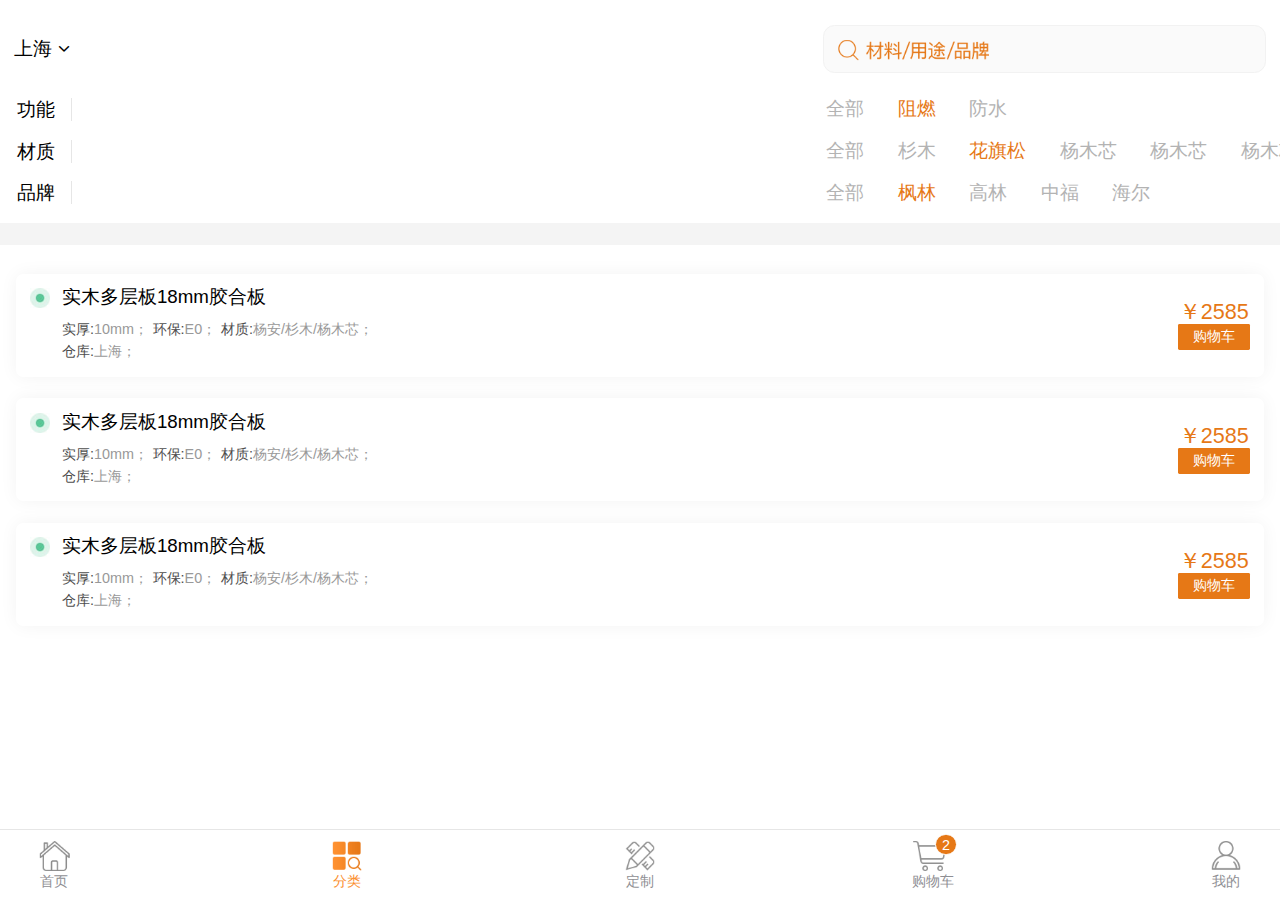
<file: list.html>
<!doctype html>
<html>
	<head>
		<meta charset="UTF-8">
		<title>商品列表</title>
		<meta name="viewport" content="width=device-width,initial-scale=1,minimum-scale=1,maximum-scale=1,user-scalable=no" />
		<link rel="stylesheet" type="text/css" href="css/reset.css" />
		<link rel="stylesheet" type="text/css" href="font-awesome/css/font-awesome.min.css" />
		<link href="css/mui.min.css" rel="stylesheet" />
		<link rel="stylesheet" href="css/style.css" />
		
		<script src="js/fontSize.js" type="text/javascript" charset="utf-8"></script>
		<script src="js/mui.min.js"></script>
		<script src="js/zepto.min.js" type="text/javascript" charset="utf-8"></script>
		<script src="js/zepto.fx.js" type="text/javascript" charset="utf-8"></script>
	</head>

	<body>
		<header class="flex head-index head-classify">
			<div><label>上海</label> <span class="fa fa-angle-down"></span></div>
			<input type="text" />
		</header>
		<article>
			<section>
				<div class="list-box flex">
					<span>功能</span>
					<div class="long-list listTab1">
						<div>
							<a href="">全部</a>
							<a href="" class="active">阻燃</a>
							<a href="">防水</a>
						</div>
					</div>
				</div>
				<div class="list-box flex">
					<span>材质</span>
					<div class="long-list listTab2">
						<div>
							<a href="">全部</a>
							<a href="">杉木</a>
							<a href="" class="active">花旗松</a>
							<a href="">杨木芯</a>
							<a href="">杨木芯</a>
							<a href="">杨木芯</a>
							<a href="">PMMA</a>
						</div>
					</div>
				</div>
				<div class="list-box flex">
					<span>品牌</span>
					<div class="long-list listTab3">
						<div>
							<a href="">全部</a>
							<a href="" class="active">枫林</a>
							<a href="">高林</a>
							<a href="">中福</a>
							<a href="">海尔</a>
						</div>
					</div>
				</div>
			</section>
			
			<div class="spacing"></div>
			<section class="index-board" style="padding-top: .4rem;">
				<ul>
					<li class="flex">
						<div class="flex" style="align-items: flex-start;">
							<img src="images/li.jpg"/>
							<div style="width: 4.4rem;">
								<h3><a href="detail.html">实木多层板18mm胶合板</a></h3>
								<span>实厚:<label>10mm；</label></span>
								<span>环保:<label>E0；</label></span>
								<span>材质:<label>杨安/杉木/杨木芯；</label></span>
								<span>仓库:<label>上海；</label></span>
							</div>
						</div>
						<div style="width: 1rem;text-align: center;">
							<label class="index-price">￥2585</label>
							<button>购物车</button>
						</div>
					</li>
					<li class="flex">
						<div class="flex" style="align-items: flex-start;">
							<img src="images/li.jpg"/>
							<div style="width: 4.4rem;">
								<h3><a href="detail.html">实木多层板18mm胶合板</a></h3>
								<span>实厚:<label>10mm；</label></span>
								<span>环保:<label>E0；</label></span>
								<span>材质:<label>杨安/杉木/杨木芯；</label></span>
								<span>仓库:<label>上海；</label></span>
							</div>
						</div>
						<div style="width: 1rem;text-align: center;">
							<label class="index-price">￥2585</label>
							<button>购物车</button>
						</div>
					</li>
					<li class="flex">
						<div class="flex" style="align-items: flex-start;">
							<img src="images/li.jpg"/>
							<div style="width: 4.4rem;">
								<h3><a href="detail.html">实木多层板18mm胶合板</a></h3>
								<span>实厚:<label>10mm；</label></span>
								<span>环保:<label>E0；</label></span>
								<span>材质:<label>杨安/杉木/杨木芯；</label></span>
								<span>仓库:<label>上海；</label></span>
							</div>
						</div>
						<div style="width: 1rem;text-align: center;">
							<label class="index-price">￥2585</label>
							<button>购物车</button>
						</div>
					</li>
				</ul>
			</section>
		</article>
		<div class="bottom-spacing"></div>
		<nav class="nav-bottom flex">
			<a href="index.html">
				<img src="images/icon1.png" class="choose1"/>
				<img src="images/icon2.png" class="choose2"/>
				<p>首页</p>
			</a>
			<a href="classify.html" class="active">
				<img src="images/icon3.png" class="choose1"/>
				<img src="images/icon4.png" class="choose2"/>
				<p>分类</p>
			</a>
			<a href="order.html">
				<img src="images/icon5.png" class="choose1"/>
				<img src="images/icon6.png" class="choose2"/>
				<p>定制</p>
			</a>
			<a href="shoppingCart.html" class="shoppong-icon">
				<img src="images/icon7.png" class="choose1"/>
				<img src="images/icon8.png" class="choose2"/>
				<p>购物车</p>
				<span>2</span>
			</a>
			<a href="people.html">
				<img src="images/icon9.png" class="choose1"/>
				<img src="images/icon10.png" class="choose2"/>
				<p>我的</p>
			</a>
		</nav>
		<div class="meng"></div>
		<div class="warehouse">
			<div class="flex">
				<p>全部仓库</p>
				<span class="fa fa-angle-down"></span>
			</div>
			<ul>
				<li class="active">上海</li>
				<li>北京</li>
				<li>湖北</li>
				<li>河南</li>
				<li>江西</li>
				<li>广州</li>
				<li>深圳</li>
				<li>安徽</li>
				<li>江苏</li>
				<li>山东</li>
			</ul>
		</div>
		<script type="text/javascript" src="js/main.js"></script>
	</body>

</html>
</file>
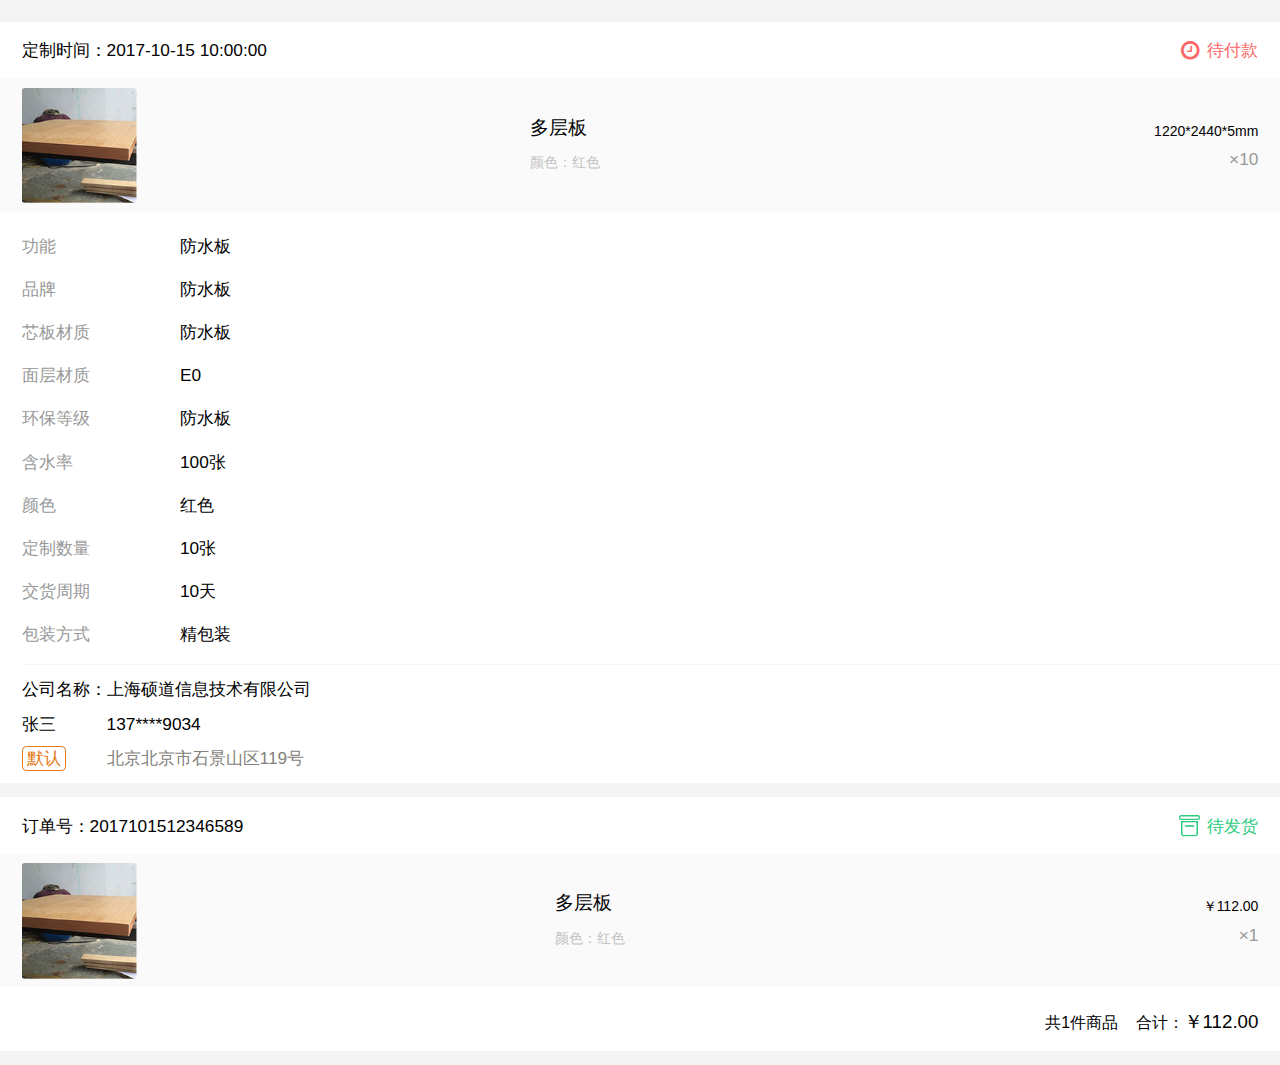
<file: myorder.html>
<!doctype html>
<html>
	<head>
		<meta charset="UTF-8">
		<title>订单详情</title>
		<meta name="viewport" content="width=device-width,initial-scale=1,minimum-scale=1,maximum-scale=1,user-scalable=no" />
		<link rel="stylesheet" type="text/css" href="css/reset.css" />
		<link rel="stylesheet" type="text/css" href="font-awesome/css/font-awesome.min.css" />
		<link href="css/mui.min.css" rel="stylesheet" />
		<link rel="stylesheet" href="css/style.css" />
		
		<script src="js/fontSize.js" type="text/javascript" charset="utf-8"></script>
		<script src="js/mui.min.js"></script>
		<script src="js/zepto.min.js" type="text/javascript" charset="utf-8"></script>
		<script src="js/zepto.fx.js" type="text/javascript" charset="utf-8"></script>
	</head>

	<body style="background: #f4f4f4;">
		<div class="spacing"></div>
		<section class="all-order">
			<div class="order-list">
				<div class="flex" style="height: .8rem;padding: 0 .3rem;">
					<span>定制时间：2017-10-15 10:00:00</span>
					<div class="order-status flex" style="color: #fc6868;">
						<span class="fa fa-clock-o"></span>
						待付款
					</div>
				</div>
				<ul>
					<li class="flex">
						<img src="images/shopping_03.jpg"/>
						<h3>
							多层板
							<p>颜色：红色</p>
						</h3>
						<div>
							<p>1220*2440*5mm</p>
							<span>&times;10</span>
						</div>
					</li>
				</ul>
				<div class="board-detail">
					<table border="0">
						<tr><td><span>功能</span></td><td>防水板</td></tr>
						<tr><td><span>品牌</span></td><td>防水板</td></tr>
						<tr><td><span>芯板材质</span></td><td>防水板</td></tr>
						<tr><td><span>面层材质</span></td><td>E0</td></tr>
						<tr><td><span>环保等级</span></td><td>防水板</td></tr>
						<tr><td><span>含水率</span></td><td>100张</td></tr>
						<tr><td><span>颜色</span></td><td>红色</td></tr>
						<tr><td><span>定制数量</span></td><td>10张</td></tr>
						<tr><td><span>交货周期</span></td><td>10天</td></tr>
						<tr><td><span>包装方式</span></td><td>精包装</td></tr>
					</table>
				</div>
				<div class="order-address">
					<table border="0">
						<tr>
							<td>公司名称：</td>
							<td>上海硕道信息技术有限公司</td>
						</tr>
						<tr>
							<td>张三</td>
							<td>137****9034</td>
						</tr>
						<tr>
							<td><span class="default-address">默认</span></td>
							<td style="color: #84827b;">北京北京市石景山区119号</td>
						</tr>
					</table>
				</div>
			</div>
			<div class="order-list">
				<div class="flex" style="height: .8rem;padding: 0 .3rem;">
					<span>订单号：2017101512346589</span>
					<div class="order-status flex" style="color: #2ccc7f">
						<img src="images/status3.png"/>
						待发货
					</div>
				</div>
				<ul>
					<li class="flex">
						<img src="images/shopping_03.jpg"/>
						<h3>多层板
							<p>颜色：红色</p>
						</h3>
						<div>
							<p>￥112.00</p>
							<span>&times;1</span>
						</div>
					</li>
				</ul>
				<div class="flex all-subtotal">
					<span></span>
					<span>共1件商品 &nbsp;&nbsp; 合计：<label>￥112.00</label></span>
				</div>
			</div>
		</section>
		<script type="text/javascript" src="js/main.js"></script>
	</body>

</html>
</file>
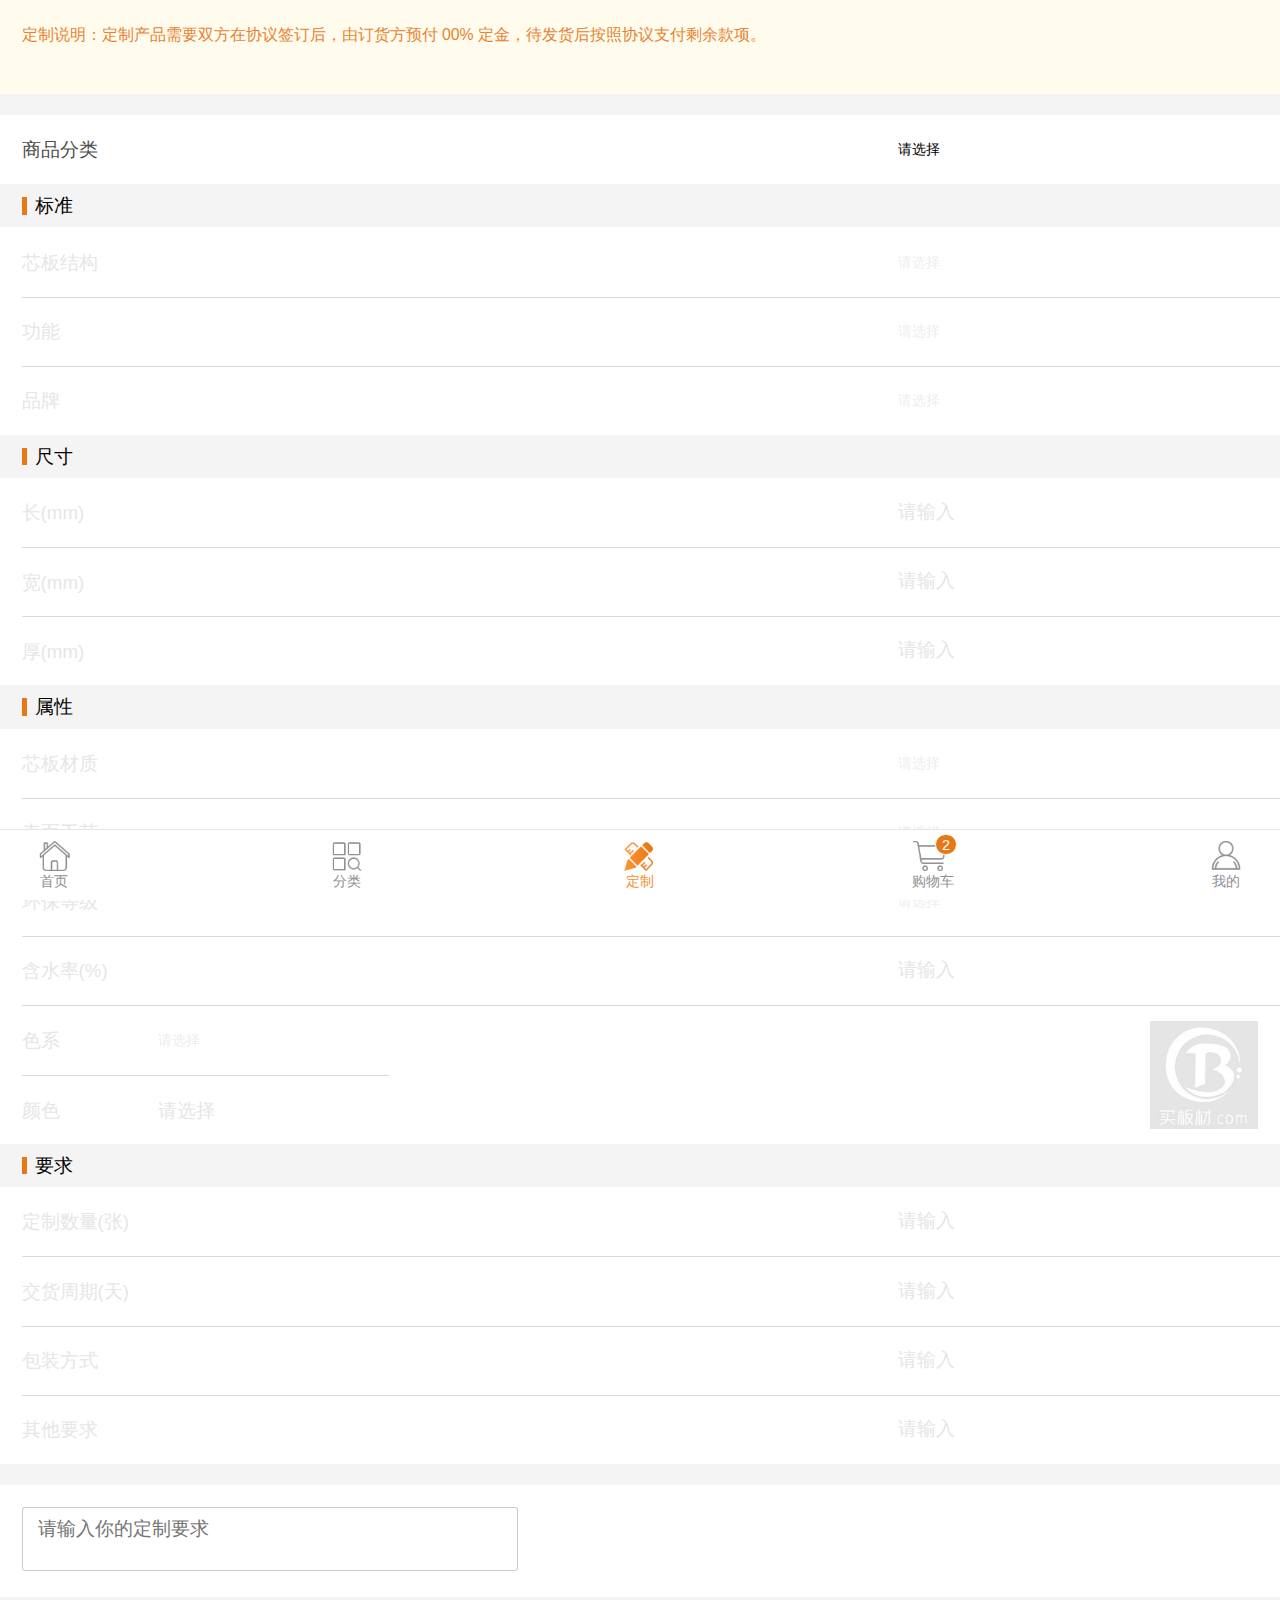
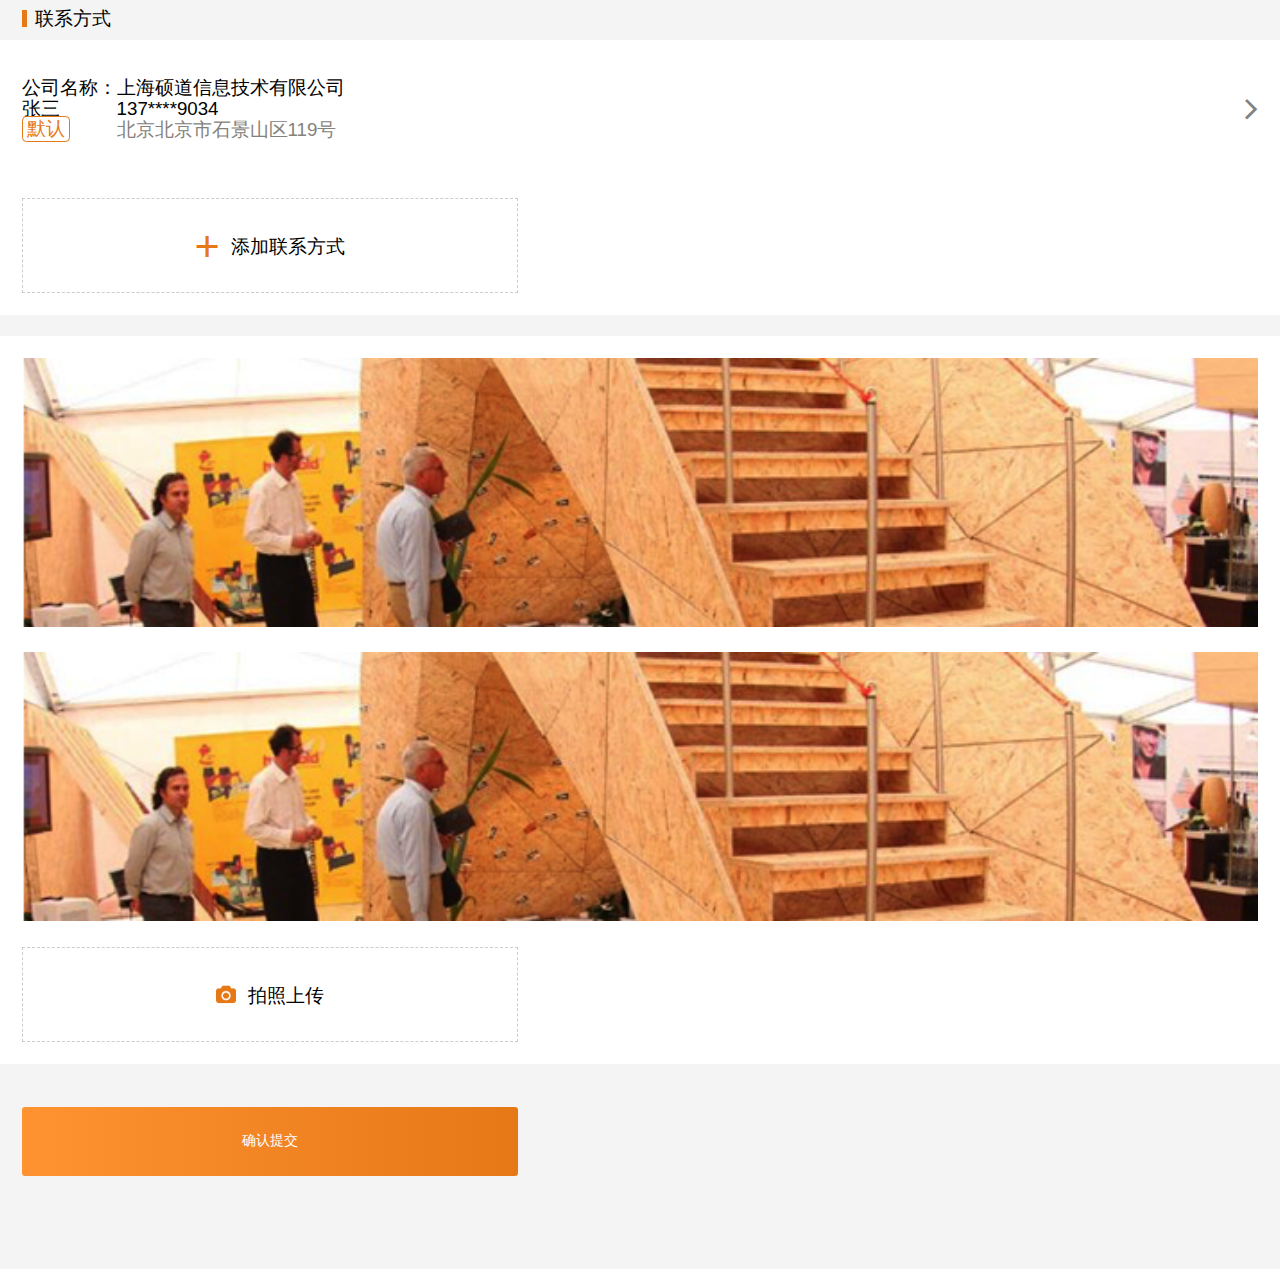
<file: order.html>
<!doctype html>
<html>
	<head>
		<meta charset="UTF-8">
		<title>我要定制</title>
		<meta name="viewport" content="width=device-width,initial-scale=1,minimum-scale=1,maximum-scale=1,user-scalable=no" />
		<link rel="stylesheet" type="text/css" href="css/reset.css" />
		<link rel="stylesheet" type="text/css" href="font-awesome/css/font-awesome.min.css" />
		<link href="css/mui.min.css" rel="stylesheet" />
		<link rel="stylesheet" href="css/style.css" />
		
		<script src="js/fontSize.js" type="text/javascript" charset="utf-8"></script>
		<script src="js/mui.min.js"></script>
		<script src="js/zepto.min.js" type="text/javascript" charset="utf-8"></script>
	</head>

	<body>
		<article class="order">
			<section class="top-info">
				<p>定制说明：定制产品需要双方在协议签订后，由订货方预付 00% 定金，待发货后按照协议支付剩余款项。</p>
			</section>
			<div class="spacing" style="margin-top: 1.3rem;"></div>
			<section class="order-classify">
				<ul>
					<li>
						<span>商品分类</span>
						<select name="">
							<option value="请选择" disabled selected>请选择</option>
							<option value="生态板">生态板</option>
							<option value="多层板">多层板</option>
							<option value="包装板">包装板</option>
							<option value="其他">其他</option>
						</select>
					</li>
				</ul>
			</section>
			<div class="no-other">
			<section class="baozhuang">
				<div class="order-title">
					<label></label><span>标准</span>
				</div>
				<ul>
					<li>
						<span>芯板结构</span>
						<select name="" disabled>
							<option value="请选择">请选择</option>
							<option value="">好东西</option>
						</select>
					</li>
					<li>
						<span>功能</span>
						<select name="" disabled>
							<option value="请选择">请选择</option>
						</select>
					</li>
					<li>
						<span>品牌</span>
						<select name="" disabled>
							<option value="请选择">请选择</option>
						</select>
					</li>
				</ul>
			</section>
			<section>
				<div class="order-title">
					<label></label><span>尺寸</span>
				</div>
				<ul>
					<li>
						<span>长(mm)</span>
						<input type="text" name="" id="" value="" placeholder="请输入" disabled />
					</li>
					<li>
						<span>宽(mm)</span>
						<input type="text" name="" id="" value="" placeholder="请输入" disabled />
					</li>
					<li>
						<span>厚(mm)</span>
						<input type="text" name="" id="" value="" placeholder="请输入" disabled />
					</li>
				</ul>
			</section>
			<section>
				<div class="order-title">
					<label></label><span>属性</span>
				</div>
				<ul>
					<li>
						<span>芯板材质</span>
						<select name="" disabled>
							<option value="请选择">请选择</option>
						</select>
					</li>
					<li>
						<span>表面工艺</span>
						<select name="" disabled>
							<option value="请选择">请选择</option>
						</select>
					</li>
					<li>
						<span>环保等级</span>
						<select name="" disabled>
							<option value="请选择">请选择</option>
						</select>
					</li>
					<li>
						<span>含水率(%)</span>
						<input type="text" name="" id="" value="" placeholder="请输入" disabled />
					</li>
				</ul>
				<div class="flex order-color">
					<ul style="padding-left: 0;">
						<li>
							<span>色系</span>
							<select name="" style="width: 3.2rem;" disabled>
								<option value="请选择">请选择</option>
							</select>
						</li>
						<li>
							<span>颜色</span>
							<div class="show-color" style="width: 3.2rem;">
								请选择
							</div>
						</li>
					</ul>
					<img src="images/orderIcon_03.jpg" class="order-icon"/>
				</div>
					
			</section>
			<section>
				<div class="order-title">
					<label></label><span>要求</span>
				</div>
				<ul>
					<li>
						<span>定制数量(张)</span>
						<input type="text" name="" id="" value="" placeholder="请输入" disabled />
					</li>
					<li>
						<span>交货周期(天)</span>
						<input type="text" name="" id="" value="" placeholder="请输入" disabled />
					</li>
					<li>
						<span>包装方式</span>
						<input type="text" name="" id="" value="" placeholder="请输入" disabled />
					</li>
					<li>
						<span>其他要求</span>
						<input type="text" name="" id="" value="" placeholder="请输入" disabled />
					</li>
				</ul>
			</section>
			</div>
			<section class="other">
				<div class="spacing"></div>
				<textarea name="" rows="" cols="" placeholder="请输入你的定制要求"></textarea>
			</section>
			<section>
				<div class="order-title">
					<label></label><span>联系方式</span>
				</div>
				<div class="flex buy-sub-address order-contact" style="background: none;">
					<table border="0">
						<tr>
							<td>公司名称：</td>
							<td>上海硕道信息技术有限公司</td>
						</tr>
						<tr>
							<td>张三</td>
							<td>137****9034</td>
						</tr>
						<tr>
							<td><span style="color: #e67816;">默认</span></td>
							<td style="color: #84827b;">北京北京市石景山区119号</td>
						</tr>
					</table>
					<a href="" class="fa fa-angle-right"></a>
				</div>
				<div class="order-add-address">
					<a href=""><label>+</label><span>添加联系方式</span></a>
				</div>
			</section>
			<div class="spacing"></div>
			<section>
				<div class="upload-img">
					<img src="images/order_03.png"/>
					<img src="images/order_03.png"/>
				</div>
				<div class="order-add-address">
					<a href=""><img src="images/order_07.png"/>拍照上传</a>
				</div>
			</section>
			<div class="spacing"></div>
			<div class="order-sub">
				<button>确认提交</button>
			</div>
		</article>
		<div class="meng"></div>
		<div class="order-color-box">
			<ul>
				<li>
					<div>
						<img src="images/color_07.png"/>
					</div>
					<p>M8920灰色</p>
				</li>
				<li>
					<div>
						<img src="images/color_09.png"/>
					</div>
					<p>M8920棕色</p>
				</li>
				<li>
					<div>
						<img src="images/color_11.png"/>
					</div>
					<p>M8920深灰色</p>
				</li>
				<li>
					<div>
						<img src="images/color_07.png"/>
					</div>
					<p>M8920灰色</p>
				</li>
				<li>
					<div>
						<img src="images/color_09.png"/>
					</div>
					<p>M8920棕色</p>
				</li>
				<li>
					<div>
						<img src="images/color_11.png"/>
					</div>
					<p>M8920深灰色</p>
				</li>
				<li>
					<div>
						<img src="images/color_07.png"/>
					</div>
					<p>M8920灰色</p>
				</li>
				<li>
					<div>
						<img src="images/color_09.png"/>
					</div>
					<p>M8920棕色</p>
				</li>
				<li>
					<div>
						<img src="images/color_11.png"/>
					</div>
					<p>M8920深灰色</p>
				</li>
			</ul>
			<div class="bottom-spacing"></div>
			<div class="flex">
				<button class="quxiao">取消</button>
				<button class="queding">确定</button>
			</div>
		</div>
		<div class="bottom-spacing" style="background: #f4f4f4;"></div>
		<nav class="nav-bottom flex">
			<a href="index.html">
				<img src="images/icon1.png" class="choose1"/>
				<img src="images/icon2.png" class="choose2"/>
				<p>首页</p>
			</a>
			<a href="classify.html">
				<img src="images/icon3.png" class="choose1"/>
				<img src="images/icon4.png" class="choose2"/>
				<p>分类</p>
			</a>
			<a href="order.html" class="active">
				<img src="images/icon5.png" class="choose1"/>
				<img src="images/icon6.png" class="choose2"/>
				<p>定制</p>
			</a>
			<a href="shoppingCart.html" class="shoppong-icon">
				<img src="images/icon7.png" class="choose1"/>
				<img src="images/icon8.png" class="choose2"/>
				<p>购物车</p>
				<span>2</span>
			</a>
			<a href="people.html">
				<img src="images/icon9.png" class="choose1"/>
				<img src="images/icon10.png" class="choose2"/>
				<p>我的</p>
			</a>
		</nav>
		<script type="text/javascript" src="js/main.js"></script>
		<script type="text/javascript">
			$('.order-color-box li div').each(function(){
				$(this).append('<img src="images/color_03.png" class="kuang"/>');
			})
		</script>
	</body>

</html>
</file>
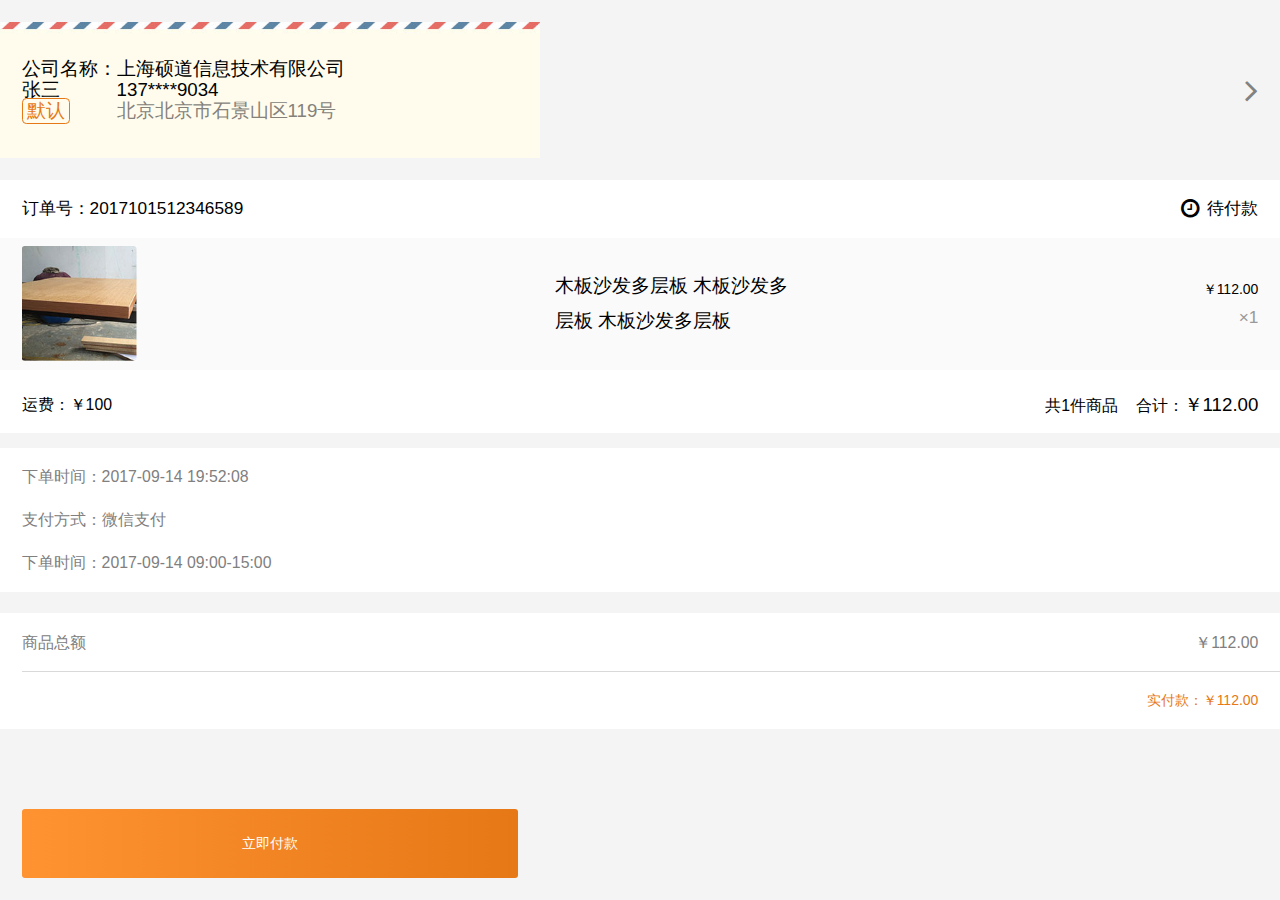
<file: orderDetail.html>
<!doctype html>
<html>
	<head>
		<meta charset="UTF-8">
		<title>订单详情</title>
		<meta name="viewport" content="width=device-width,initial-scale=1,minimum-scale=1,maximum-scale=1,user-scalable=no" />
		<link rel="stylesheet" type="text/css" href="css/reset.css" />
		<link rel="stylesheet" type="text/css" href="font-awesome/css/font-awesome.min.css" />
		<link href="css/mui.min.css" rel="stylesheet" />
		<link rel="stylesheet" href="css/style.css" />
		
		<script src="js/fontSize.js" type="text/javascript" charset="utf-8"></script>
		<script src="js/mui.min.js"></script>
		<script src="js/zepto.min.js" type="text/javascript" charset="utf-8"></script>
		<script src="js/zepto.fx.js" type="text/javascript" charset="utf-8"></script>
	</head>

	<body style="background: #f4f4f4;">
		<div class="spacing"></div>
		<section class="flex buy-sub-address">
			<table border="0">
				<tr>
					<td>公司名称：</td>
					<td>上海硕道信息技术有限公司</td>
				</tr>
				<tr>
					<td>张三</td>
					<td>137****9034</td>
				</tr>
				<tr>
					<td><span>默认</span></td>
					<td style="color: #84827b;">北京北京市石景山区119号</td>
				</tr>
			</table>
			<a href="" class="fa fa-angle-right"></a>
		</section>
		<div class="spacing"></div>
		<section class="all-order">
			<div class="order-list">
				<div class="flex" style="height: .8rem;padding: 0 .3rem;">
					<span>订单号：2017101512346589</span>
					<div class="order-status flex" style="color: #000;">
						<span class="fa fa-clock-o"></span>
						待付款
					</div>
				</div>
				<ul>
					<li class="flex">
						<img src="images/shopping_03.jpg"/>
						<h3>木板沙发多层板 木板沙发多层板 木板沙发多层板</h3>
						<div>
							<p>￥112.00</p>
							<span>&times;1</span>
						</div>
					</li>
				</ul>
				<div class="flex all-subtotal">
					<span>运费：￥100</span>
					<span>共1件商品 &nbsp;&nbsp; 合计：<label>￥112.00</label></span>
				</div>
			</div>
		</section>
		<section class="order-detail">
			<ul>
				<li>下单时间：2017-09-14 19:52:08</li>
				<li>支付方式：微信支付</li>
				<li>下单时间：2017-09-14 09:00-15:00</li>
			</ul>
		</section>
		<div class="spacing"></div>
		<section class="order-detail">
			<ul>
				<li class="flex"><span>商品总额</span><span>￥112.00</span></li>
			</ul>
			<p>实付款：￥112.00</p>
		</section>
		<button class="pay-btn">立即付款</button>
		<script type="text/javascript" src="js/main.js"></script>
	</body>

</html>
</file>
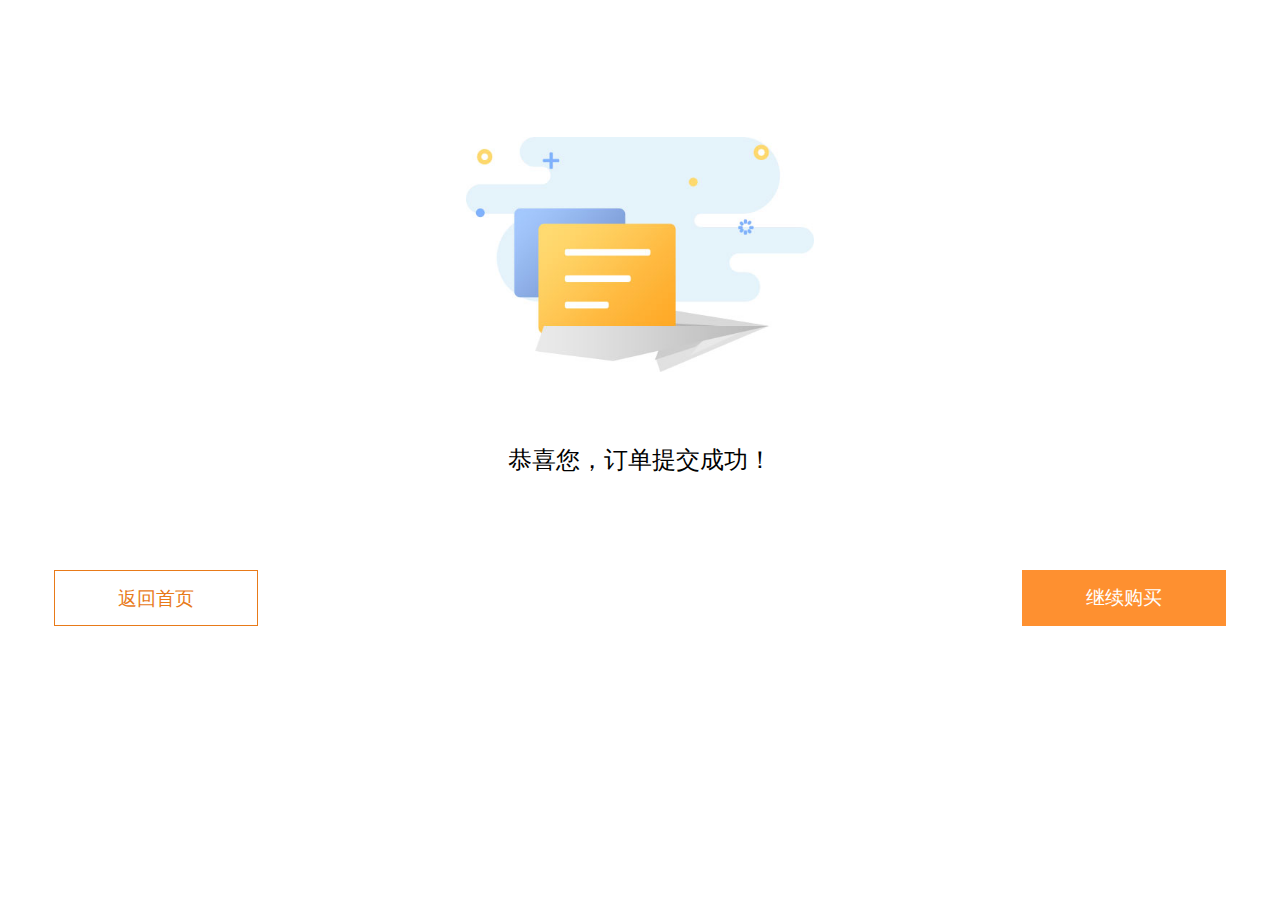
<file: orderSuccess.html>
<!doctype html>
<html>
	<head>
		<meta charset="UTF-8">
		<title>订单完成</title>
		<meta name="viewport" content="width=device-width,initial-scale=1,minimum-scale=1,maximum-scale=1,user-scalable=no" />
		<link rel="stylesheet" type="text/css" href="css/reset.css" />
		<link rel="stylesheet" type="text/css" href="font-awesome/css/font-awesome.min.css" />
		<link href="css/mui.min.css" rel="stylesheet" />
		<link rel="stylesheet" href="css/style.css" />
		
		<script src="js/fontSize.js" type="text/javascript" charset="utf-8"></script>
		<script src="js/mui.min.js"></script>
		<script src="js/zepto.min.js" type="text/javascript" charset="utf-8"></script>
	</head>

	<body>
		<article class="order-success">
			<img src="images/orderSuccess_03.jpg"/>
			<p>恭喜您，订单提交成功！</p>
			<div class="flex">
				<a href="index.html">返回首页</a>
				<a href="list.html">继续购买</a>
			</div>
			
		</article>
		<script type="text/javascript" src="js/main.js"></script>
	</body>

</html>
</file>
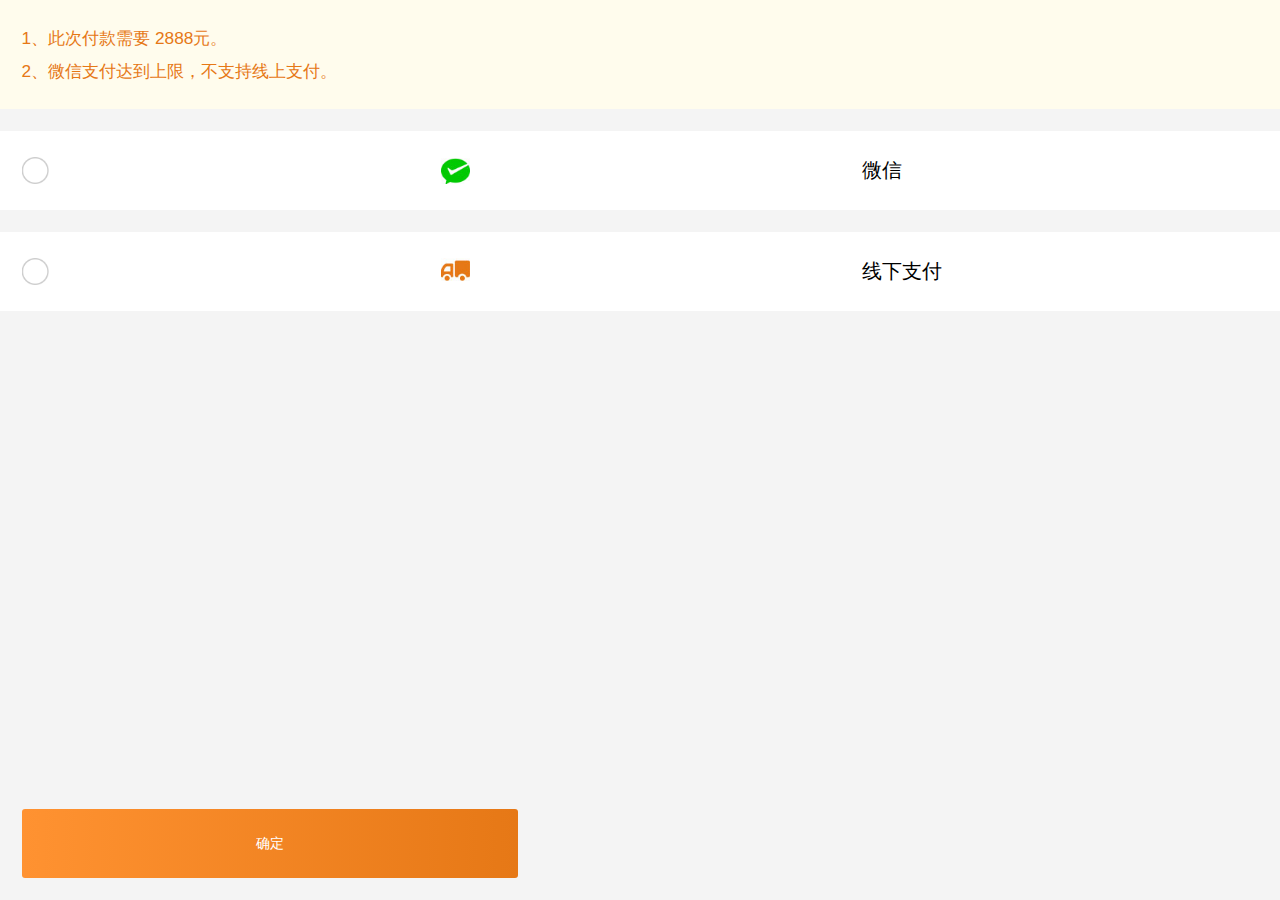
<file: payType.html>
<!doctype html>
<html>

	<head>
		<meta charset="UTF-8">
		<title>选择支付方式</title>
		<meta name="viewport" content="width=device-width,initial-scale=1,minimum-scale=1,maximum-scale=1,user-scalable=no" />
		<link rel="stylesheet" type="text/css" href="css/reset.css" />
		<link rel="stylesheet" type="text/css" href="font-awesome/css/font-awesome.min.css" />
		<link href="css/mui.min.css" rel="stylesheet" />
		<link rel="stylesheet" href="css/style.css" />

		<script src="js/fontSize.js" type="text/javascript" charset="utf-8"></script>
		<script src="js/mui.min.js"></script>
		<script src="js/zepto.min.js" type="text/javascript" charset="utf-8"></script>
	</head>

	<body style="background: #f4f4f4;">
		<div class="pay-explain">
			<p>1、此次付款需要 2888元。 </p>
			<p>2、微信支付达到上限，不支持线上支付。</p>
		</div>
		<div class="spacing"></div>
		<label class="custom-box flex" style="padding-right: 4.6rem;height: 1.1rem;">
            <input name="pay" type="radio" id="weixin" value=""/>
            <label class="custom-icon" for="weixin"></label>
            <img src="images/payType_03.jpg"/>
            <span style="display: block;width: 1.2rem;">微信</span>
        </label>
        <div class="spacing"></div>
        <label class="custom-box flex" style="padding-right: 4.6rem;height: 1.1rem;">
            <input name="pay" type="radio" id="xianxia" value=""/>
            <label class="custom-icon" for="xianxia"></label>
            <img src="images/payType_06.jpg"/>
            <span style="display: block;width: 1.2rem;">线下支付</span>
        </label>
		
		<button class="pay-btn">确定</button>
		<script type="text/javascript" src="js/main.js"></script>
	</body>

</html>
</file>
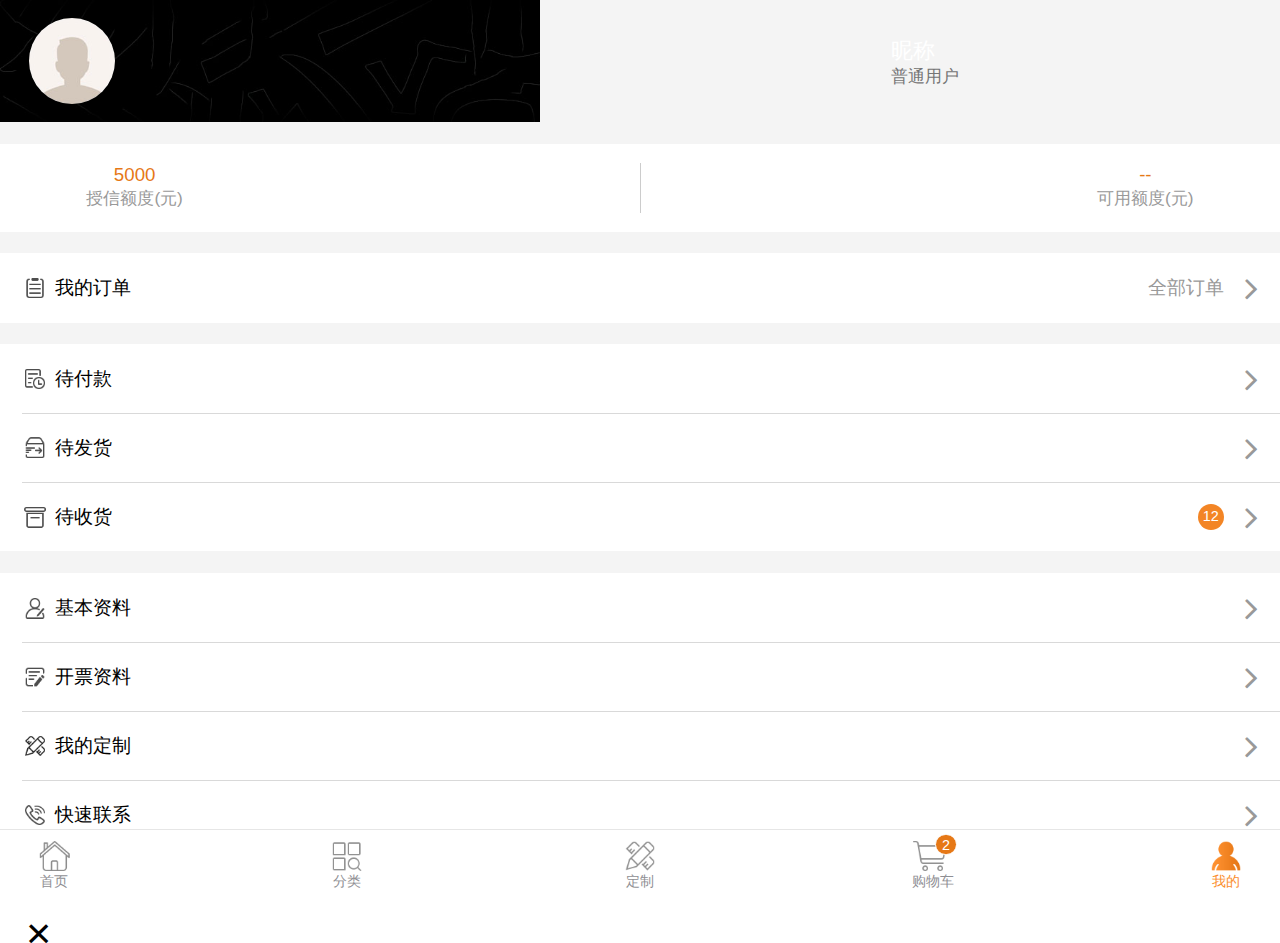
<file: people.html>
<!doctype html>
<html>
	<head>
		<meta charset="UTF-8">
		<title>确认购买</title>
		<meta name="viewport" content="width=device-width,initial-scale=1,minimum-scale=1,maximum-scale=1,user-scalable=no" />
		<link rel="stylesheet" type="text/css" href="css/reset.css" />
		<link rel="stylesheet" type="text/css" href="font-awesome/css/font-awesome.min.css" />
		<link href="css/mui.min.css" rel="stylesheet" />
		<link rel="stylesheet" href="css/style.css" />
		
		<script src="js/fontSize.js" type="text/javascript" charset="utf-8"></script>
		<script src="js/mui.min.js"></script>
		<script src="js/zepto.min.js" type="text/javascript" charset="utf-8"></script>
		<script src="js/zepto.fx.js" type="text/javascript" charset="utf-8"></script>
	</head>

	<body style="background: #f4f4f4;">
		<div class="flex people-head">
			<img src="images/peopleHead_04.jpg"/>
			<div>
				<h5>昵称</h5>
				<p>普通用户</p>
			</div>
		</div>
		<div class="spacing"></div>
		<div class="flex people-money">
			<div>
				<p>5000</p>
				<h5>授信额度(元)</h5>
			</div>
			<hr />
			<div>
				<p>--</p>
				<h5>可用额度(元)</h5>
			</div>
		</div>
		<div class="spacing"></div>
		<div class="people">
			<a href="allorder.html" class="flex">
				<div class="flex">
					<img src="images/peopleIcon_03.png"/>
					我的订单
				</div>
				<div class="flex">
					<span style="color: #999;">全部订单</span>
					<span class="fa fa-angle-right"></span>
				</div>
			</a>
		</div>
		<div class="spacing"></div>
		<div class="people">
			<a href="allorder.html" class="flex">
				<div class="flex">
					<img src="images/peopleIcon_06.png"/>
					待付款
				</div>
				<span class="fa fa-angle-right"></span>
			</a>
			<a href="allorder.html" class="flex">
				<div class="flex">
					<img src="images/peopleIcon_08.png"/>
					待发货
				</div>
				<span class="fa fa-angle-right"></span>
			</a>
			<a href="allorder.html" class="flex">
				<div class="flex">
					<img src="images/peopleIcon_10.png"/>
					待收货
				</div>
				<div class="flex">
					<label>12</label>
					<span class="fa fa-angle-right"></span>
				</div>
			</a>
		</div>
		<div class="spacing"></div>
		<div class="people">
			<a href="baseInfo.html" class="flex">
				<div class="flex">
					<img src="images/peopleIcon_12.png"/>
					基本资料
				</div>
				<span class="fa fa-angle-right"></span>
			</a>
			<a href="billing.html" class="flex">
				<div class="flex">
					<img src="images/peopleIcon_14.png"/>
					开票资料
				</div>
				<span class="fa fa-angle-right"></span>
			</a>
			<a href="myorder.html" class="flex">
				<div class="flex">
					<img src="images/peopleIcon_16.png"/>
					我的定制
				</div>
				<span class="fa fa-angle-right"></span>
			</a>
			<a href="service.html" class="flex">
				<div class="flex">
					<img src="images/peopleIcon_18.png"/>
					快速联系
				</div>
				<span class="fa fa-angle-right"></span>
			</a>
		</div>
		<!--<div class="spacing"></div>
		<div class="people">
			<a href="" class="flex">
				<div class="flex">
					<img src="images/peopleIcon_20.png"/>
					地址管理
				</div>
				<span class="fa fa-angle-right"></span>
			</a>
		</div>-->
		<div class="spacing"></div>
		<div class="bottom-spacing"></div>
		<nav class="nav-bottom flex">
			<a href="index.html">
				<img src="images/icon1.png" class="choose1"/>
				<img src="images/icon2.png" class="choose2"/>
				<p>首页</p>
			</a>
			<a href="classify.html">
				<img src="images/icon3.png" class="choose1"/>
				<img src="images/icon4.png" class="choose2"/>
				<p>分类</p>
			</a>
			<a href="order.html">
				<img src="images/icon5.png" class="choose1"/>
				<img src="images/icon6.png" class="choose2"/>
				<p>定制</p>
			</a>
			<a href="shoppingCart.html" class="shoppong-icon">
				<img src="images/icon7.png" class="choose1"/>
				<img src="images/icon8.png" class="choose2"/>
				<p>购物车</p>
				<span>2</span>
			</a>
			<a href="people.html" class="active">
				<img src="images/icon9.png" class="choose1"/>
				<img src="images/icon10.png" class="choose2"/>
				<p>我的</p>
			</a>
		</nav>
		<div class="meng"></div>
		<div class="login">
			<div class="close-login">&times;</div>
			<h1>短信验证码登录</h1>
			<p>如手机号未注册，验证后将自动注册</p>
			<ul>
				<li class="flex">
					<span>手机号</span>
					<input type="text" class="phone" name="" id="" value="" placeholder="请输入手机号" />
				</li>
				<li class="flex">
					<span>验证码</span>
					<input type="text" class="check-num" name="" id="" value="" placeholder="短信验证码" />
					<button class="get-checkNum">免费获取</button>
				</li>
			</ul>
			<button class="login-sub">登录</button>
		</div>
		<script type="text/javascript" src="js/main.js"></script>
	</body>

</html>
</file>
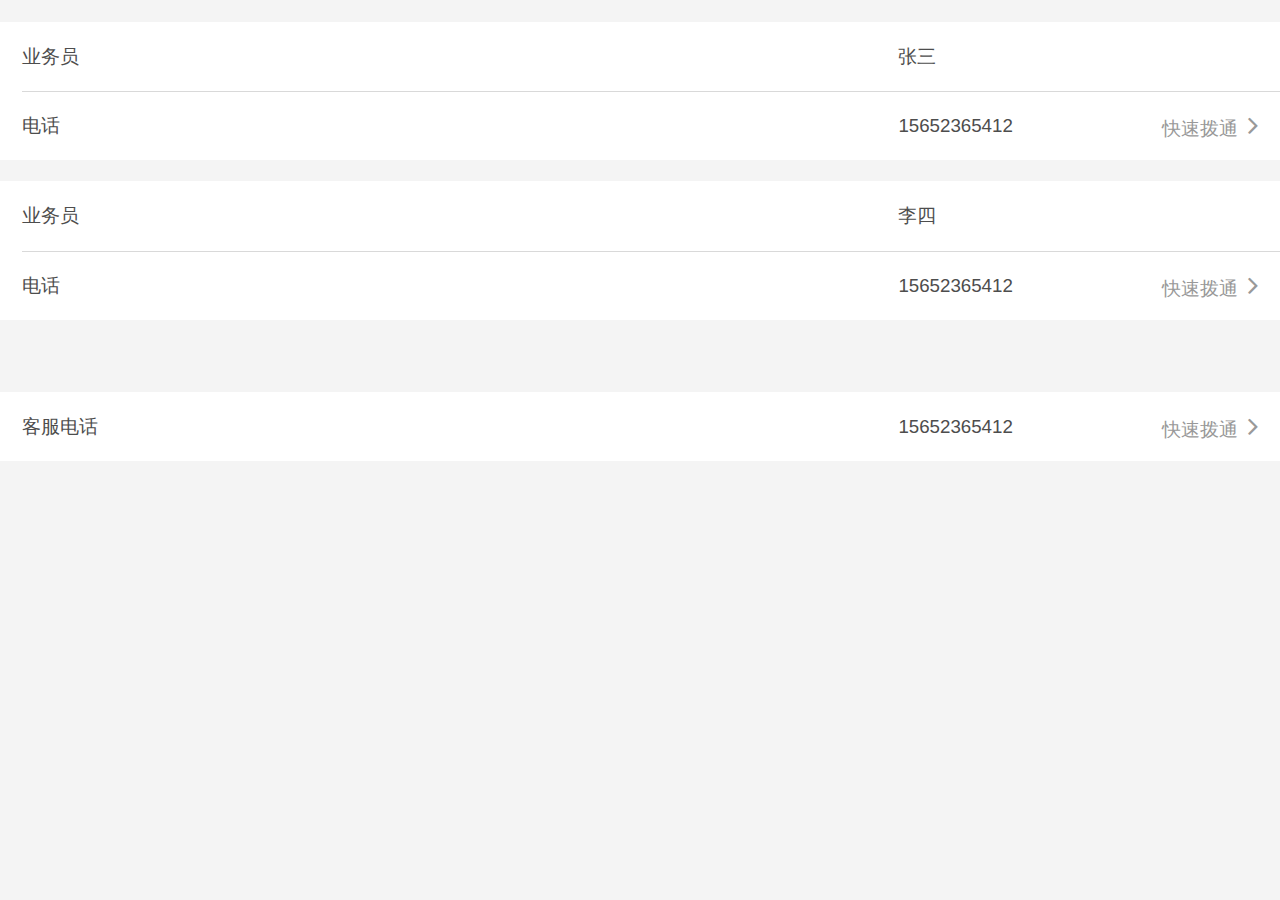
<file: service.html>
<!doctype html>
<html>
	<head>
		<meta charset="UTF-8">
		<title>快速联系</title>
		<meta name="viewport" content="width=device-width,initial-scale=1,minimum-scale=1,maximum-scale=1,user-scalable=no" />
		<link rel="stylesheet" type="text/css" href="css/reset.css" />
		<link rel="stylesheet" type="text/css" href="font-awesome/css/font-awesome.min.css" />
		<link href="css/mui.min.css" rel="stylesheet" />
		<link rel="stylesheet" href="css/style.css" />
		
		<script src="js/fontSize.js" type="text/javascript" charset="utf-8"></script>
		<script src="js/mui.min.js"></script>
		<script src="js/zepto.min.js" type="text/javascript" charset="utf-8"></script>
		<script src="js/zepto.fx.js" type="text/javascript" charset="utf-8"></script>
	</head>

	<body style="background: #f4f4f4;">
		<div class="spacing"></div>
		<ul class="baseInfo">
			<li>
				<span>业务员</span>
				<div>张三</div>
			</li>
			<li>
				<span>电话</span>
				<div class="flex">
					15652365412
					<a href="" class="call">快速拨通 &nbsp;<span class="fa fa-angle-right"></span></a>
				</div>
			</li>
		</ul>
		<div class="spacing"></div>
		<ul class="baseInfo">
			<li>
				<span>业务员</span>
				<div>李四</div>
			</li>
			<li>
				<span>电话</span>
				<div class="flex">
					15652365412
					<a href="" class="call">快速拨通 &nbsp;<span class="fa fa-angle-right"></span></a>
				</div>
			</li>
		</ul>
		<div class="bottom-spacing"></div>
		<ul class="baseInfo">
			<li>
				<span>客服电话</span>
				<div class="flex">
					15652365412
					<a href="" class="call">快速拨通 &nbsp;<span class="fa fa-angle-right"></span></a>
				</div>
			</li>
		</ul>
		<script type="text/javascript" src="js/main.js"></script>
	</body>

</html>
</file>
<file: css/style.css>
html {
  -webkit-text-size-adjust: none;
}
body {
  background: #fff;
}
.spacing {
  height: .3rem;
  background: #f4f4f4;
}
.head-index {
  background: url(../images/headBg.jpg) no-repeat;
  background-size: 7.5rem 1.36rem;
  padding: .3rem .2rem;
  color: #fff;
  height: 1.36rem;
}
.head-index div {
  font-size: .26rem;
}
.head-index div label {
  margin: 0;
}
.head-index input {
  width: 6.15rem;
  margin: 0;
  border: none;
  height: .66rem;
  color: #000;
  background-image: url(../images/inputSearch.png);
  background-color: #fff;
  background-repeat: no-repeat;
  background-size: 2.34rem .66rem;
  border-radius: .16rem;
}
.scroll-box {
  overflow: hidden;
  position: relative;
  height: 4.43rem;
  background: url(../images/bannerBg.jpg) no-repeat;
  background-size: 7.5rem 4.43rem;
}
.scroll-box .scroll-long {
  position: absolute;
  left: -6rem;
  width: 60rem;
  font-size: 0;
}
.scroll-box .scroll-long img {
  width: 6.3rem;
  height: 3.62rem;
  margin-right: .3rem;
  border-radius: .2rem;
}
.index-nav {
  text-align: center;
  padding: 0 .5rem;
}
.index-nav a {
  display: block;
  width: 1rem;
  font-size: .24rem;
  color: #000;
  margin-bottom: .3rem;
}
.index-nav img {
  width: .56rem;
  height: .5rem;
}
.index-nav p {
  margin-bottom: .2rem;
}
.title {
  margin: .3rem .22rem;
  font-size: .26rem;
  line-height: .3rem;
}
.title span {
  display: flex;
  align-items: center;
}
.title span label {
  display: inline-block;
  height: .24rem;
  width: .08rem;
  border-radius: .02rem;
  background: #e67816;
  margin-right: .1rem;
}
.title a {
  color: #999;
}
.index-commend {
  overflow: auto;
  margin-bottom: .3rem;
}
.index-commend ul {
  display: flex;
  justify-content: flex-start;
  align-items: center;
  margin-left: .22rem;
}
.index-commend ul li {
  position: relative;
  margin-right: .3rem;
}
.index-commend ul li img {
  width: 4.1rem;
  height: 2.44rem;
  box-shadow: 0 0 0.2rem rgba(0, 0, 0, 0.1);
}
.index-commend ul li p {
  width: 100%;
  text-align: center;
  color: #fff;
  position: absolute;
  font-size: .28rem;
  z-index: 10;
  top: 1rem;
}
.index-commend::-webkit-scrollbar {
  display: none;
}
.index-board {
  margin: 0 .22rem;
  padding-bottom: .1rem;
}
.index-board li {
  border-radius: .1rem;
  padding: .2rem;
  box-shadow: 0 0 0.25rem rgba(0, 0, 0, 0.05);
  margin-bottom: .3rem;
}
.index-board li img {
  width: .28rem;
  height: .28rem;
  margin-right: .16rem;
}
.index-board li h3 {
  font-size: .26rem;
  margin: 0 0 .16rem 0;
  height: .26rem;
  overflow: hidden;
  font-weight: 300;
}
.index-board li h3 a {
  color: #000;
}
.index-board li span {
  display: inline-block;
  font-size: .2rem;
  color: #4d4d4d;
}
.index-board li label {
  color: #999;
  margin: 0;
}
.index-board li .index-price {
  font-size: .3rem;
  color: #e67816;
}
.index-board li button {
  width: 1rem;
  height: .36rem;
  background: #e67816;
  padding: 0;
  text-align: center;
  line-height: .36rem;
  border: none;
  border-radius: .02rem;
  font-size: .2rem;
  color: #fff;
}
.arrive-bottom {
  height: 1.5rem;
  background: #f4f4f4;
  color: #cfcfcf;
  padding: 0 .4rem;
}
.arrive-bottom div {
  width: 2.2rem;
  border-bottom: .01rem solid #e6e6e6;
}
.arrive-bottom p {
  margin: 0;
}
.nav-bottom {
  height: .98rem;
  border-top: .01rem solid #e6e6e6;
  text-align: center;
  font-size: 0;
  background: #fff;
  width: 100%;
  position: fixed;
  bottom: 0;
  left: 0;
  z-index: 88;
}
.nav-bottom .indexIcon {
  width: .8rem;
  height: .8rem;
}
.nav-bottom a {
  height: .76rem;
  display: block;
  width: 1.5rem;
}
.nav-bottom .shoppong-icon {
  position: relative;
}
.nav-bottom .shoppong-icon span {
  position: absolute;
  top: -0.06rem;
  right: .42rem;
  width: .3rem;
  height: .3rem;
  font-size: .2rem;
  text-align: center;
  line-height: .3rem;
  background: #e67816;
  color: #fff;
  border-radius: 50%;
  border: .01rem solid #fff;
}
.nav-bottom p {
  margin: 0;
  font-size: .2rem;
  margin-top: -0.04rem;
}
.nav-bottom img {
  display: block;
  margin: 0 auto;
  width: .56rem;
  height: .5rem;
}
.nav-bottom .choose2 {
  display: none;
}
.nav-bottom .active p {
  color: #fb8e2d;
}
.nav-bottom .active .choose1 {
  display: none;
}
.nav-bottom .active .choose2 {
  display: block;
}
.bottom-spacing {
  height: 1rem;
}
.warehouse {
  padding: .3rem 0 .6rem .3rem;
  position: fixed;
  bottom: -6rem;
  width: 100%;
  background: #fff;
  z-index: 100;
  transition: .6s;
}
.warehouse p {
  color: #000;
  font-size: .24rem;
  margin: 0;
}
.warehouse div {
  margin-bottom: .16rem;
}
.warehouse span {
  color: #b3b3b3;
  font-size: .5rem;
  margin-right: .3rem;
}
.warehouse li {
  display: inline-block;
  width: 1.5rem;
  margin-bottom: .3rem;
  height: .55rem;
  font-size: .24rem;
  text-align: center;
  line-height: .55rem;
  border: .01rem solid #d5dae7;
  border-radius: .02rem;
  margin-right: .2rem;
}
.warehouse .active {
  color: #e67816;
}
.head-classify {
  background: #fff;
}
.head-classify div {
  color: #000;
}
.head-classify input {
  background-color: #fafafa;
  border: .01rem solid #f2f2f2;
}
.classify-tab {
  position: fixed;
  top: 1.36rem;
  height: 14rem;
  background: #fafafa;
  z-index: 10;
}
.classify-tab ul {
  width: 1.6rem;
}
.classify-tab ul li {
  line-height: 1rem;
  padding-left: .24rem;
  font-size: .24rem;
  border-left: .06rem solid transparent;
}
.classify-tab ul .active {
  background: #fff;
  border-left: .06rem solid #e67816;
}
.classify-content {
  margin-left: 1.6rem;
  padding: .3rem;
}
.classify-content li {
  display: none;
}
.classify-content div {
  height: 1.62rem;
  background-size: 5.3rem 1.62rem;
  color: #fff;
  text-align: center;
  font-size: .28rem;
  line-height: .52rem;
  padding-top: .32rem;
  margin-bottom: .6rem;
}
.classify-content a {
  display: inline-block;
  height: .6rem;
  line-height: .6rem;
  padding: 0 .3rem;
  border: .01rem solid #d5dae7;
  border-radius: .3rem;
  color: #000;
  margin-bottom: .4rem;
  font-size: .24rem;
}
.classify-content .active {
  color: #e88335;
}
.list-box {
  padding-bottom: .26rem;
  overflow: hidden;
}
.list-box span {
  display: block;
  width: 1rem;
  height: .32rem;
  text-align: center;
  font-size: .26rem;
  border-right: .02rem solid #e6e6e6;
  line-height: .32rem;
}
.list-box .long-list {
  width: 6.5rem;
  overflow: auto;
}
.list-box .long-list a {
  color: #b3b3b3;
  font-size: .26rem;
  margin: 0 .2rem;
}
.list-box .long-list .active {
  color: #e67816;
}
.list-box .long-list::-webkit-scrollbar {
  display: none;
}
.mui-slider-detail {
  position: relative;
}
.mui-slider-detail span {
  position: absolute;
  bottom: .3rem;
  right: .3rem;
  background: #fff;
  border-radius: .1rem;
  font-size: .18rem;
  padding: 0 .12rem;
}
.mui-slider-detail img {
  width: 7.5rem;
  height: 7.5rem;
}
.detail-name {
  padding: .3rem .2rem;
  font-size: .3rem;
}
.detail-name span {
  color: #e67816;
  font-weight: 900;
}
.minus,
.plus,
.minus1,
.plus1 {
  width: .65rem;
  height: .6rem;
  background: #f5f5f5;
  border: none;
  font-size: .4rem;
  padding: 0;
}
.minus,
.minus1 {
  border-top-right-radius: 0;
  border-bottom-right-radius: 0;
}
.plus,
.plus1 {
  border-top-left-radius: 0;
  border-bottom-left-radius: 0;
}
.num,
.num1 {
  width: .76rem !important;
  height: .6rem !important;
  text-align: center;
  padding: 0 !important;
  margin: 0 !important;
  background: #f5f5f5 !important;
  border: none !important;
  border-radius: 0 !important;
}
.detail-buy {
  padding-left: .2rem;
  font-size: .28rem;
}
.detail-buy span {
  color: #ccc;
}
.detail-buy .add-shoppingCart {
  width: 2rem;
  height: 1rem;
  color: #fff;
  background: #f98b2b;
  border: none;
  border-radius: 0;
}
.detail-table {
  line-height: .6rem;
  font-size: .24rem;
  padding: .2rem;
}
.detail-table .name1,
.detail-table .name2 {
  width: 1.2rem;
  color: #a9a9a9;
}
.detail-table .content1 {
  width: 2.75rem;
  color: #555;
}
.detail-table .content2 {
  width: 1.9rem;
  color: #555;
}
.details {
  padding: 0 .2rem;
}
.details .detail-tab {
  line-height: 1.05rem;
  font-size: .26rem;
}
.details .detail-tab div {
  width: 2rem;
  text-align: center;
}
.details .detail-tab .fa {
  display: none;
  font-size: .32rem;
}
.details .detail-tab .active {
  color: #e67816;
}
.details .detail-tab .active .fa {
  display: inline-block;
}
.details hr {
  border: none;
  border-bottom: .01rem solid #f0f0f0;
}
.details .detail-content {
  padding: .2rem 0;
}
.details .detail-content li {
  display: none;
}
.details .detail-content li img {
  width: 100%;
}
.shopping-list {
  background: #fff;
  padding-bottom: .2rem;
}
.shopping-list .mui-checkbox input:before {
  color: #f58726 !important;
}
.shopping-list .mui-checkbox input {
  left: .3rem !important;
  transform: scale(0.8, 0.8);
}
.shopping-list .mui-checkbox label {
  font-size: .3rem;
  padding-left: 1rem;
}
.shopping-list .fa {
  color: #ccc;
  margin-right: .3rem;
}
.shopping-list img {
  width: 1.6rem;
  height: 1.6rem;
}
.shopping-list td {
  line-height: .42rem;
  font-size: .2rem;
  padding: .2rem;
  padding: 0;
}
.shopping-list .name1,
.shopping-list .name2 {
  width: 1.16rem;
  color: #a9a9a9;
}
.shopping-list .content1 {
  width: 2.14rem;
  color: #555;
}
.shopping-list .content2 {
  width: .9rem;
  color: #555;
}
.shopping-list .shopping-buy {
  font-size: .26rem;
  border: .01rem solid #d5dae7;
  border-radius: .08rem;
  height: 1rem;
  padding: 0 .3rem;
  margin: .2rem .3rem;
}
.shopping-list .subtotal {
  text-align: right;
}
.shopping-list .subtotal span {
  margin-right: .3rem;
  font-size: .26rem;
}
.shopping-total {
  background: #fff;
  height: .96rem;
  border-top: .01rem solid #e6e6e6;
  font-size: .24rem;
  position: fixed;
  bottom: .99rem;
  left: 0;
  width: 100%;
}
.shopping-total .mui-checkbox input:before {
  color: #f58726 !important;
}
.shopping-total .mui-checkbox input {
  left: .3rem !important;
  transform: scale(0.8, 0.8);
}
.shopping-total .mui-checkbox label {
  font-size: .24rem;
  padding-left: 1rem;
  line-height: .36rem;
  margin-right: 1rem;
}
.shopping-total span {
  color: #f58726;
}
.shopping-total button {
  color: #fff;
  background: -webkit-linear-gradient(left, #ff9231, #e67816);
  border: none;
  border-radius: 0;
  width: 2.24rem;
  height: .95rem;
}
.buy-sub-address {
  background: url(../images/buySub_02.jpg) no-repeat;
  height: 1.9rem;
  background-size: 7.5rem 1.9rem;
  padding: 0 .3rem;
  font-size: .26rem;
}
.buy-sub-address a {
  color: #828282;
  font-size: .5rem;
}
.buy-sub-address span {
  border: .01rem solid #e67816;
  color: #e67816;
  border-radius: .06rem;
  padding: .02rem .06rem;
}
.buy-sub .tit {
  margin: .2rem .3rem 0;
  height: .7rem;
}
.buy-sub h3 {
  font-size: .3rem;
  font-weight: 300;
  width: 5rem;
  overflow: hidden;
}
.buy-sub span {
  font-size: .28rem;
}
.buy-sub hr {
  margin: .2rem 0 .1rem .3rem;
  border: none;
  border-top: .01rem solid #f4f4f4;
}
.pay-explain {
  background: #fffced;
  padding: .3rem;
}
.pay-explain p {
  font-size: .24rem;
  line-height: .46rem;
  color: #e67816;
  margin: 0;
}
.custom-box {
  background: #fff;
  padding-left: .3rem;
  font-size: .28rem;
}
.custom-box img {
  width: .4rem;
  height: .36rem;
}
.custom-icon {
  display: block;
  width: .38rem;
  height: .38rem;
  background-image: url(../images/radio2.png);
  background-size: .38rem;
}
.custom-box > input[type=radio]:checked ~ .custom-icon {
  background-image: url(../images/radio1.png);
}
.custom-box > input[type=checkbox]:checked ~ .custom-icon {
  background-image: url(../images/radio1.png);
}
.custom-box > input[type=radio] {
  display: none;
}
.custom-box > input[type=checkbox] {
  display: none;
}
.pay-btn {
  width: 6.9rem;
  height: .96rem;
  color: #fff;
  background: -webkit-linear-gradient(left, #ff9231, #e67816);
  border: none;
  position: fixed;
  bottom: .3rem;
  left: .3rem;
}
.order-success {
  text-align: center;
}
.order-success img {
  width: 4.82rem;
  height: 3.26rem;
  margin-top: 1.9rem;
}
.order-success p {
  margin: 1rem 0 1.4rem 0;
  color: #000;
  font-size: .34rem;
}
.order-success div {
  margin: 0 .75rem;
}
.order-success div a {
  display: block;
  width: 2.84rem;
  height: .78rem;
  text-align: center;
  line-height: .78rem;
  font-size: .26rem;
}
.order-success div a:first-child {
  color: #e87a19;
  border: 1px solid #e87a19;
}
.order-success div a:last-child {
  color: #fff;
  background: #fe9030;
}
.people-head {
  padding: 0 .4rem;
  height: 1.7rem;
  background: url(../images/people_02.jpg) no-repeat;
  background-size: 7.5rem 1.7rem;
}
.people-head img {
  width: 1.2rem;
  height: 1.2rem;
  border-radius: 50%;
}
.people-head div {
  width: 5rem;
}
.people-head div h5 {
  font-size: .3rem;
  color: #fff;
}
.people-head div p {
  font-size: .24rem;
  color: #757575;
  margin: 0;
}
.people-money {
  height: 1.22rem;
  text-align: center;
  background: #fff;
}
.people-money div {
  width: 3.74rem;
}
.people-money p {
  color: #e67816;
  font-size: .26rem;
  margin: 0;
}
.people-money h5 {
  color: #999;
  font-size: .24rem;
}
.people-money hr {
  border: none;
  width: 0;
  height: .7rem;
  border-left: .01rem solid #ccc;
}
.people {
  padding-left: .3rem;
  background: #fff;
}
.people a {
  height: .96rem;
  font-size: .26rem;
  line-height: .5rem;
  color: #000;
  border-top: .01rem solid #d9d9d9;
}
.people a:first-child {
  border-top: none;
}
.people div img {
  width: .36rem;
  height: .36rem;
  margin-right: .1rem;
}
.people .fa {
  font-size: .5rem;
  margin: 0 .3rem;
  color: #999;
}
.people label {
  height: .36rem;
  width: .36rem;
  border-radius: 50%;
  background: #f38525;
  color: #fff;
  font-size: .2rem;
  text-align: center;
  line-height: .36rem;
}
.login {
  height: 9.6rem;
  position: fixed;
  bottom: -9.6rem;
  background: #fff;
  width: 100%;
  z-index: 111;
  transition: .5s;
}
.login .close-login {
  font-size: .6rem;
  margin: .32rem .36rem;
}
.login h1 {
  font-size: .58rem;
  margin: .18rem 0 .46rem 0;
  font-weight: 300;
  text-align: center;
}
.login p {
  font-size: .3rem;
  text-align: center;
  color: #212121;
}
.login ul {
  padding: 0 .6rem;
}
.login ul li {
  height: 1.1rem;
  width: 6.3rem;
  font-size: .3rem;
  border-bottom: .01rem solid #eee;
}
.login ul li .phone {
  width: 4.45rem;
}
.login ul li .check-num {
  width: 3rem;
}
.login ul li input {
  padding: 0;
  margin: 0;
  border: none;
}
.login ul li input::-webkit-input-placeholder {
  font-size: .3rem;
  color: #e1e1e1;
}
.login ul li span {
  display: block;
  width: 1.85rem;
}
.login ul li .get-checkNum {
  width: 1.36rem;
  height: .48rem;
  color: #fff;
  background: #e67816;
  padding: 0;
  border: none;
}
.login .login-sub {
  display: block;
  width: 6.3rem;
  height: .9rem;
  color: #fff;
  background: #fe9130;
  border: none;
  margin: .6rem auto;
}
.all-order .tab {
  height: 1rem;
  padding: 0 .1rem;
  background: #fff;
}
.all-order .tab div {
  position: relative;
  height: .6rem;
  line-height: .6rem;
  padding: 0 .2rem;
  font-size: .28rem;
}
.all-order .tab div .fa {
  display: none;
}
.all-order .tab div label {
  position: absolute;
  top: 0;
  right: 0;
  width: .3rem;
  height: .3rem;
  line-height: .3rem;
  text-align: center;
  font-size: .16rem;
  color: #fff;
  background: #e67816;
  border-radius: 50%;
}
.all-order .tab .active {
  color: #f88b2a;
}
.all-order .tab .active .fa {
  display: inline;
}
.all-order hr {
  border: none;
  border-top: .01rem solid #e6e6e6;
}
.order-list {
  font-size: .24rem;
  background: #fff;
  margin-bottom: .2rem;
}
.order-list .order-status {
  color: #f9ae25;
}
.order-list .order-status img {
  width: .3rem;
  height: .3rem;
  margin-right: .1rem;
}
.order-list .order-status span {
  margin-right: .1rem;
  font-size: .3rem;
}
.order-list ul li {
  background: #fafafa;
  padding: .12rem .3rem;
  margin-bottom: .08rem;
}
.order-list ul img {
  width: 1.6rem;
  height: 1.6rem;
}
.order-list ul h3 {
  font-size: .26rem;
  width: 3.6rem;
  padding-left: .2rem;
  font-weight: 300;
  line-height: .48rem;
}
.order-list ul h3 p {
  margin: 0;
  color: #c2c2c2;
}
.order-list ul div {
  text-align: right;
}
.order-list ul div p {
  margin-bottom: .1rem;
  color: #000;
}
.order-list ul div span {
  color: #999;
}
.order-list .all-subtotal {
  height: .8rem;
  padding: 0 .3rem;
  font-size: .22rem;
}
.order-list .all-subtotal label {
  font-size: .26rem;
}
.order-list .order-operation {
  border-top: .01rem solid #f4f4f4;
  height: .8rem;
  text-align: right;
  padding: 0 .3rem;
}
.order-list .order-operation a {
  color: #e67816;
  padding: .1rem .3rem;
  border: .01rem solid #e67816;
  border-radius: .4rem;
  line-height: .8rem;
}
.order-list .order-address {
  margin-left: .3rem;
  line-height: .48rem;
  padding: .1rem 0;
  border-top: .01rem solid #f4f4f4;
}
.order-list .default-address {
  border: .01rem solid #e67816;
  color: #e67816;
  border-radius: .06rem;
  padding: .02rem .06rem;
}
.order-list .board-detail {
  padding: .1rem .3rem;
  line-height: .6rem;
}
.order-list .board-detail span {
  display: block;
  width: 2.2rem;
  color: #999;
}
.order-detail {
  line-height: .6rem;
  font-size: .22rem;
  color: #808080;
  background: #fff;
}
.order-detail ul {
  padding: .1rem .3rem;
}
.order-detail p {
  color: #e67816;
  text-align: right;
  margin: 0 0 0 .3rem;
  height: .8rem;
  line-height: .8rem;
  border-top: .01rem solid #d9d9d9;
  padding-right: .3rem;
}
.baseInfo {
  padding-left: .3rem;
  background: #fff;
}
.baseInfo li {
  height: .96rem;
  display: flex;
  justify-content: space-between;
  align-items: center;
  font-size: .26rem;
  color: #4d4d4d;
  border-top: .01rem solid #d9d9d9;
}
.baseInfo li span {
  display: block;
  width: 1.9rem;
}
.baseInfo li div {
  width: 5.3rem;
}
.baseInfo li input {
  width: 5.3rem;
  padding: 0;
  margin: 0;
  border: none;
}
.baseInfo li input::-webkit-input-placeholder {
  color: #999;
  font-size: .26rem;
}
.baseInfo li a {
  color: #4d4d4d;
  margin-right: .3rem;
}
.baseInfo li a span {
  display: inline;
  font-size: .4rem;
}
.baseInfo li .call {
  color: #999;
}
.baseInfo li:first-child {
  border-top: none;
}
.order {
  font-size: .26rem;
}
.order .top-info {
  height: 1.3rem;
  width: 100%;
  position: fixed;
  top: 0;
  left: 0;
  background: #fffced;
  padding: .3rem;
}
.order .top-info p {
  color: #e88332;
  line-height: .36rem;
  font-size: .22rem;
}
.order .order-title {
  background: #f4f4f4;
  height: .6rem;
  line-height: .6rem;
  padding-left: .3rem;
  color: #000;
  display: flex;
  align-items: center;
}
.order .order-title span {
  display: inline;
  line-height: .1rem;
}
.order .order-title label {
  display: block;
  width: .08rem;
  height: .24rem;
  background: #e67816;
  margin-right: .1rem;
}
.order .order-classify span {
  color: #4d4d4d;
}
.order .order-classify select {
  color: #000;
}
.order ul {
  padding-left: .3rem;
}
.order ul li {
  display: flex;
  align-items: center;
  justify-content: space-between;
  height: .96rem;
  border-top: .01rem solid #d9d9d9;
}
.order ul li span {
  display: block;
  width: 1.9rem;
  color: #e6e6e6;
}
.order ul li select,
.order ul li input {
  width: 5.3rem;
  padding: 0;
  margin: 0;
  border: none;
}
.order ul li select,
.order ul li .show-color {
  color: #e6e6e6;
}
.order ul li input::-webkit-input-placeholder {
  color: #e6e6e6;
  font-size: .26rem;
}
.order ul li:first-child {
  border-top: none;
}
.order .order-color {
  margin-left: .3rem;
  border-top: .01rem solid #d9d9d9;
}
.order .order-color ul li select {
  width: 3.2rem;
}
.order .order-color .order-icon {
  width: 1.5rem;
  height: 1.5rem;
  margin-right: .3rem;
}
.order .order-add-address {
  width: 6.9rem;
  height: 1.32rem;
  border: .01rem dashed #ccc;
  margin: .3rem;
  line-height: 1.32rem;
  text-align: center;
}
.order .order-add-address a {
  color: #000;
  display: flex;
  justify-content: center;
  align-items: center;
  font-size: .26rem;
}
.order .order-add-address a label {
  color: #e67816;
  font-size: .6rem;
  margin-right: .16rem;
}
.order .order-add-address a img {
  width: .28rem;
  height: .28rem;
  margin-right: .16rem;
}
.order .order-sub {
  padding: .3rem;
  background: #f4f4f4;
}
.order .order-sub button {
  width: 6.9rem;
  height: .96rem;
  background: -webkit-linear-gradient(left, #ff9231, #e67816);
  color: #fff;
  border: none;
}
.order .upload-img {
  padding: 0 .3rem;
}
.order .upload-img img {
  margin-top: .3rem;
  width: 100%;
}
.order textarea {
  font-size: .26rem;
  margin: .3rem;
  width: 6.9rem;
}
.order-color-box {
  position: fixed;
  right: -6rem;
  top: 0;
  height: 100%;
  width: 5.7rem;
  background: #fff;
  z-index: 100;
  font-size: 0;
  transition: .5s;
}
.order-color-box ul {
  padding: .2rem 0 .2rem .2rem;
}
.order-color-box ul li {
  display: inline-block;
  margin-right: .2rem;
}
.order-color-box ul li div {
  height: 1.64rem;
}
.order-color-box ul li div .kuang {
  display: none;
}
.order-color-box ul .active div {
  position: relative;
}
.order-color-box ul .active div .kuang {
  display: block;
  position: absolute;
  top: 0;
  left: 0;
}
.order-color-box ul li:nth-child(3n) {
  margin-right: 0;
}
.order-color-box p {
  font-size: .2rem;
  text-align: center;
}
.order-color-box img {
  width: 1.64rem;
  height: 1.64rem;
}
.order-color-box .flex {
  position: absolute;
  bottom: 0;
  left: 0;
  width: 5.7rem;
}
.order-color-box .flex button {
  color: #fff;
  background: #ff9131;
  width: 50%;
  height: .78rem;
  font-size: .26rem;
  border: none;
  border-radius: 0;
}
.order-color-box .flex button:last-child {
  background: #e67816;
}
</file>
